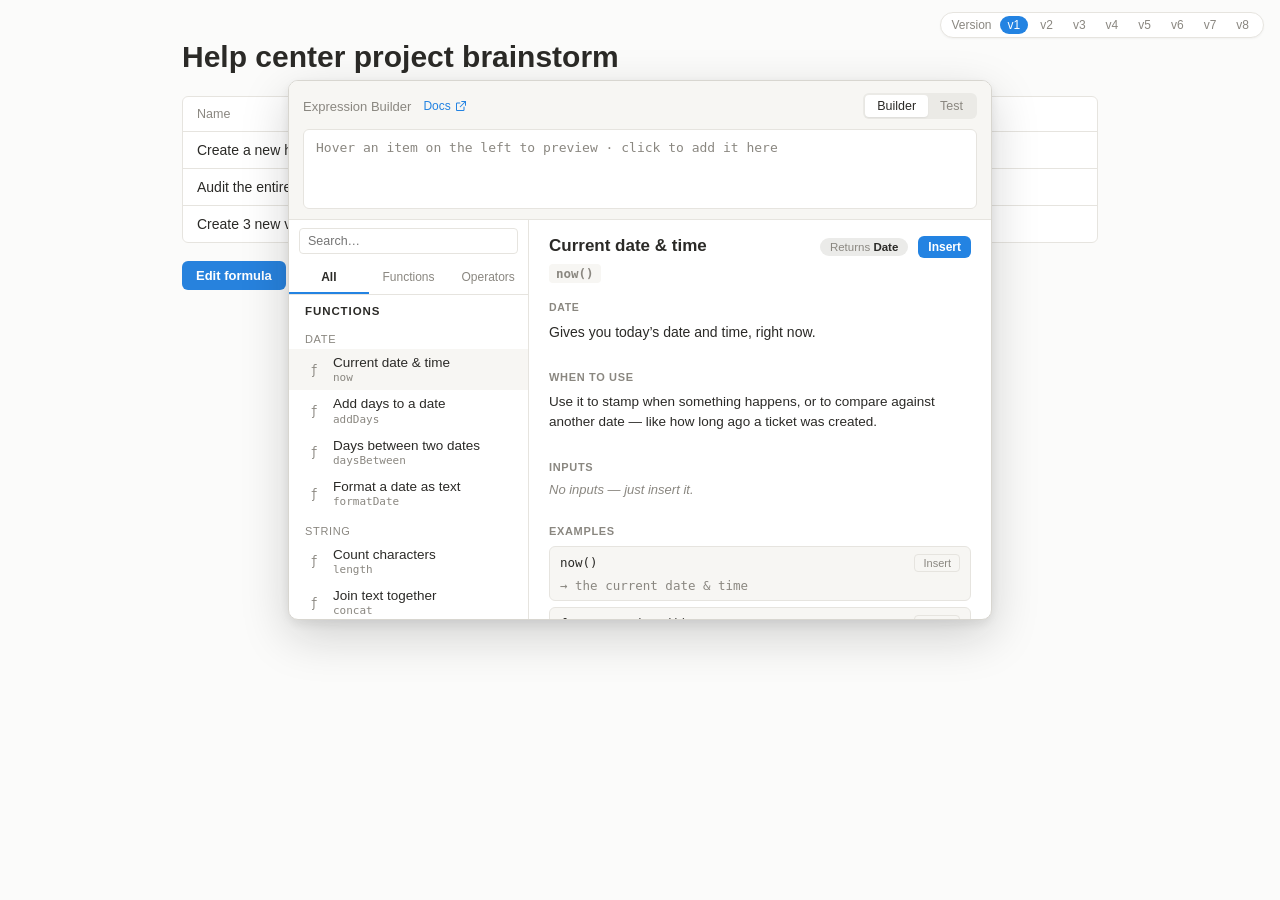
<file: index.html>
<!DOCTYPE html>
<html lang="en">
<head>
  <meta charset="UTF-8" />
  <meta name="viewport" content="width=device-width, initial-scale=1.0" />
  <title>Expression Builder</title>
  <link rel="stylesheet" href="style.css" />
</head>
<body data-version="v1">
  <!-- version switcher -->
  <nav class="version-switch">
    <span class="version-label">Version</span>
    <a href="index.html" class="active">v1</a>
    <a href="v2.html">v2</a>
    <a href="v3.html">v3</a>
    <a href="v4.html">v4</a>
    <a href="v5.html">v5</a>
    <a href="v6.html">v6</a>
    <a href="v7.html">v7</a>
    <a href="v8.html">v8</a>
  </nav>

  <!-- faint host page behind the popover -->
  <div class="host">
    <h1>Help center project brainstorm</h1>
    <div class="host-table">
      <div class="host-row head"><span>Name</span><span># Reach</span><span># Impact</span><span># Confidence</span><span># Effort</span></div>
      <div class="host-row"><span>Create a new home page</span><span>2</span><span>2</span><span>3</span><span>2</span></div>
      <div class="host-row"><span>Audit the entire help center</span><span>3</span><span>2</span><span>2</span><span>1</span></div>
      <div class="host-row"><span>Create 3 new videos</span><span>1</span><span>3</span><span>2</span><span>3</span></div>
    </div>
    <button id="open-popover" class="primary-btn open-btn">Edit formula</button>
  </div>

  <!-- popover -->
  <div class="popover" id="popover">
    <header class="pop-header">
      <div class="pop-title-row">
        <div class="pop-title">
          Expression Builder
          <a class="pop-doc" href="#" target="_blank" rel="noopener noreferrer" title="Open documentation in new tab">
            Docs
            <svg class="pop-doc-icon" viewBox="0 0 16 16" aria-hidden="true">
              <path d="M9 2h5v5" stroke="currentColor" stroke-width="1.4" fill="none" stroke-linecap="round" stroke-linejoin="round"/>
              <path d="M14 2 7 9" stroke="currentColor" stroke-width="1.4" fill="none" stroke-linecap="round"/>
              <path d="M12 9.5V13a1 1 0 0 1-1 1H3a1 1 0 0 1-1-1V5a1 1 0 0 1 1-1h3.5" stroke="currentColor" stroke-width="1.4" fill="none" stroke-linecap="round" stroke-linejoin="round"/>
            </svg>
          </a>
        </div>
        <div class="pop-actions">
          <div class="view-toggle" role="tablist">
            <button class="tab active" data-view="builder" role="tab">Builder</button>
            <button class="tab" data-view="test" role="tab">Test</button>
          </div>
        </div>
      </div>
      <div class="formula-wrap">
        <div id="formula" class="formula" tabindex="0">
          <span class="placeholder">Hover an item on the left to preview · click to add it here</span>
        </div>
        <button id="clear-btn" class="formula-clear" hidden>Clear</button>
      </div>
    </header>

    <!-- Builder view: list + detail -->
    <div class="pop-body view-builder" id="view-builder">
      <aside class="list-pane">
        <div class="list-search">
          <input id="search-input" type="text" placeholder="Search…" autocomplete="off" />
        </div>
        <div class="list-tabs" id="list-tabs">
          <button class="list-tab active" data-tab="All">All</button>
          <button class="list-tab" data-tab="Functions">Functions</button>
          <button class="list-tab" data-tab="Operators">Operators</button>
        </div>
        <div class="list-body" id="list-body"></div>
      </aside>
      <section class="detail-pane" id="detail-pane">
        <div class="detail-empty">Select an item on the left to see details and examples.</div>
      </section>
    </div>

    <!-- Test view: refs left, result right -->
    <div class="pop-body view-test" id="view-test" hidden>
      <div class="test-refs">
        <h4>Reference values</h4>
        <div id="refs-list"></div>
      </div>
      <div class="test-result">
        <div class="block-header">
          <button id="run-btn" class="primary-btn small">Run</button>
        </div>
        <pre id="result-output" class="is-placeholder">Click <strong>Run</strong> to evaluate your expression against the reference values on the left.</pre>
      </div>
    </div>
  </div>

  <!-- Reference picker — must live outside the popover because the popover has a CSS transform,
       which creates a containing block for position:fixed descendants. -->
  <div id="ref-picker" class="ref-picker" hidden>
    <div class="rp-header">
      <button id="rp-back" class="rp-back" hidden>‹</button>
      <span id="rp-breadcrumb" class="rp-breadcrumb">References</span>
    </div>
    <div class="rp-search">
      <input id="rp-search" type="text" placeholder="Search attributes…" autocomplete="off" />
    </div>
    <div id="rp-list" class="rp-list"></div>
  </div>

  <script src="script.js"></script>
</body>
</html>
</file>
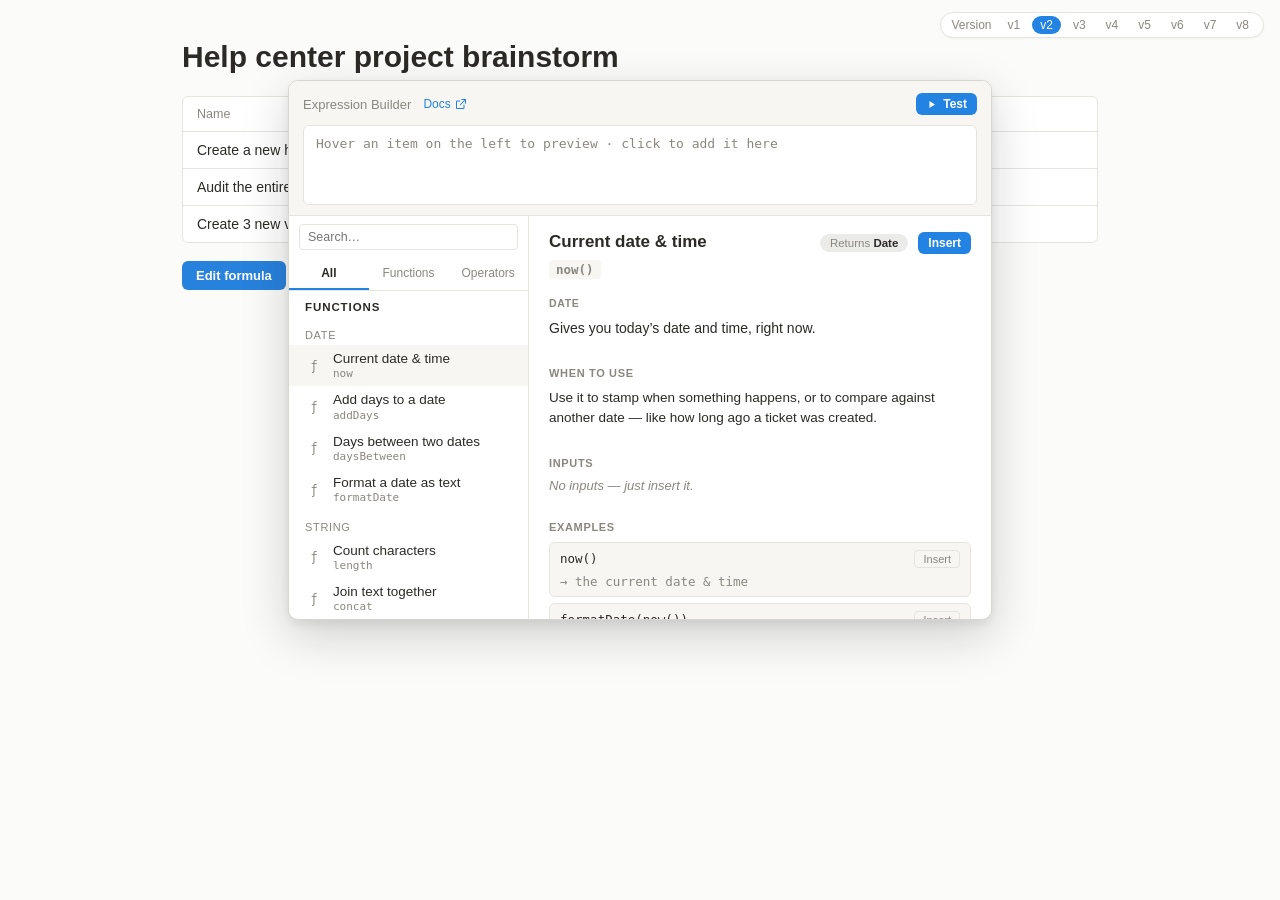
<file: v2.html>
<!DOCTYPE html>
<html lang="en">
<head>
  <meta charset="UTF-8" />
  <meta name="viewport" content="width=device-width, initial-scale=1.0" />
  <title>Expression Builder · v2</title>
  <link rel="stylesheet" href="style.css" />
</head>
<body data-version="v2">
  <!-- version switcher -->
  <nav class="version-switch">
    <span class="version-label">Version</span>
    <a href="index.html">v1</a>
    <a href="v2.html" class="active">v2</a>
    <a href="v3.html">v3</a>
    <a href="v4.html">v4</a>
    <a href="v5.html">v5</a>
    <a href="v6.html">v6</a>
    <a href="v7.html">v7</a>
    <a href="v8.html">v8</a>
  </nav>

  <!-- faint host page behind the popover -->
  <div class="host">
    <h1>Help center project brainstorm</h1>
    <div class="host-table">
      <div class="host-row head"><span>Name</span><span># Reach</span><span># Impact</span><span># Confidence</span><span># Effort</span></div>
      <div class="host-row"><span>Create a new home page</span><span>2</span><span>2</span><span>3</span><span>2</span></div>
      <div class="host-row"><span>Audit the entire help center</span><span>3</span><span>2</span><span>2</span><span>1</span></div>
      <div class="host-row"><span>Create 3 new videos</span><span>1</span><span>3</span><span>2</span><span>3</span></div>
    </div>
    <button id="open-popover" class="primary-btn open-btn">Edit formula</button>
  </div>

  <!-- popover -->
  <div class="popover" id="popover">
    <header class="pop-header">
      <div class="pop-title-row">
        <div class="pop-title">
          Expression Builder
          <a class="pop-doc" href="#" target="_blank" rel="noopener noreferrer" title="Open documentation in new tab">
            Docs
            <svg class="pop-doc-icon" viewBox="0 0 16 16" aria-hidden="true">
              <path d="M9 2h5v5" stroke="currentColor" stroke-width="1.4" fill="none" stroke-linecap="round" stroke-linejoin="round"/>
              <path d="M14 2 7 9" stroke="currentColor" stroke-width="1.4" fill="none" stroke-linecap="round"/>
              <path d="M12 9.5V13a1 1 0 0 1-1 1H3a1 1 0 0 1-1-1V5a1 1 0 0 1 1-1h3.5" stroke="currentColor" stroke-width="1.4" fill="none" stroke-linecap="round" stroke-linejoin="round"/>
            </svg>
          </a>
        </div>
        <div class="pop-actions">
          <button id="test-btn" class="primary-btn small test-btn" title="Open test panel">
            <svg class="test-icon" viewBox="0 0 16 16" aria-hidden="true">
              <path d="M5 3l8 5-8 5V3z" fill="currentColor"/>
            </svg>
            <span>Test</span>
          </button>
          <button id="close-test" class="primary-btn small test-close" title="Close test" hidden>
            <svg class="test-icon" viewBox="0 0 16 16" aria-hidden="true">
              <path d="M4 4l8 8M12 4l-8 8" stroke="currentColor" stroke-width="1.6" stroke-linecap="round" fill="none"/>
            </svg>
            <span>Close test</span>
          </button>
        </div>
      </div>
      <div class="formula-wrap">
        <div id="formula" class="formula" tabindex="0">
          <span class="placeholder">Hover an item on the left to preview · click to add it here</span>
        </div>
        <button id="clear-btn" class="formula-clear" hidden>Clear</button>
      </div>
    </header>

    <!-- Builder view: list + detail -->
    <div class="pop-body view-builder" id="view-builder">
      <aside class="list-pane">
        <div class="list-search">
          <input id="search-input" type="text" placeholder="Search…" autocomplete="off" />
        </div>
        <div class="list-tabs" id="list-tabs">
          <button class="list-tab active" data-tab="All">All</button>
          <button class="list-tab" data-tab="Functions">Functions</button>
          <button class="list-tab" data-tab="Operators">Operators</button>
        </div>
        <div class="list-body" id="list-body"></div>
      </aside>
      <section class="detail-pane" id="detail-pane">
        <div class="detail-empty">Select an item on the left to see details and examples.</div>
      </section>
    </div>

    <!-- Test view: refs left, result right (overlays the builder body when active) -->
    <div class="pop-body view-test" id="view-test" hidden>
      <div class="test-refs">
        <h4>Reference values</h4>
        <div id="refs-list"></div>
      </div>
      <div class="test-result">
        <div class="block-header">
          <button id="run-btn" class="primary-btn small">Run</button>
        </div>
        <pre id="result-output" class="is-placeholder">Click <strong>Run</strong> to evaluate your expression against the reference values on the left.</pre>
      </div>
    </div>
  </div>

  <!-- Reference picker -->
  <div id="ref-picker" class="ref-picker" hidden>
    <div class="rp-header">
      <button id="rp-back" class="rp-back" hidden>‹</button>
      <span id="rp-breadcrumb" class="rp-breadcrumb">References</span>
    </div>
    <div class="rp-search">
      <input id="rp-search" type="text" placeholder="Search attributes…" autocomplete="off" />
    </div>
    <div id="rp-list" class="rp-list"></div>
  </div>

  <script src="script.js"></script>
</body>
</html>
</file>
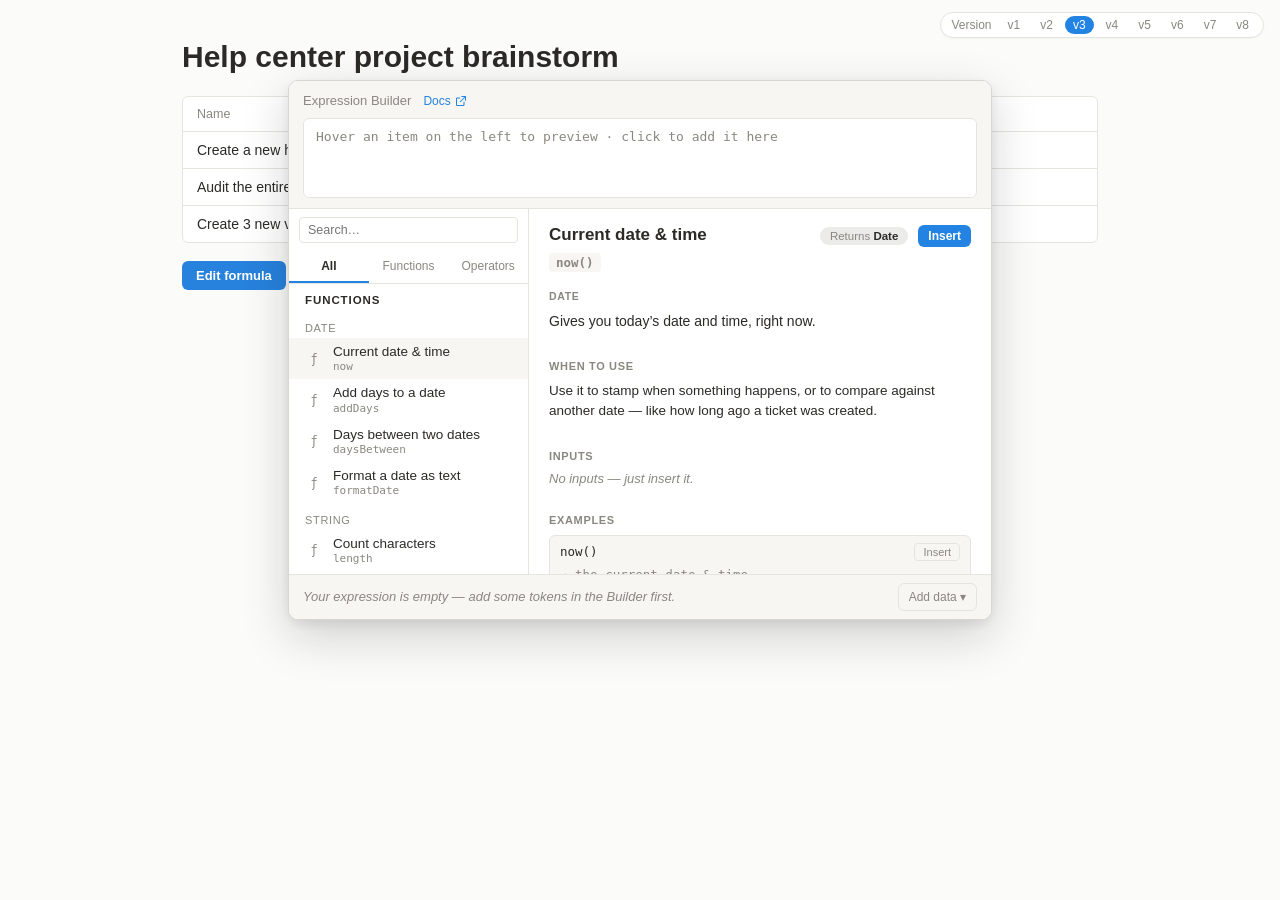
<file: v3.html>
<!DOCTYPE html>
<html lang="en">
<head>
  <meta charset="UTF-8" />
  <meta name="viewport" content="width=device-width, initial-scale=1.0" />
  <title>Expression Builder · v3</title>
  <link rel="stylesheet" href="style.css" />
</head>
<body>
  <nav class="version-switch">
    <span class="version-label">Version</span>
    <a href="index.html">v1</a>
    <a href="v2.html">v2</a>
    <a href="v3.html" class="active">v3</a>
    <a href="v4.html">v4</a>
    <a href="v5.html">v5</a>
    <a href="v6.html">v6</a>
    <a href="v7.html">v7</a>
    <a href="v8.html">v8</a>
  </nav>

  <div class="host">
    <h1>Help center project brainstorm</h1>
    <div class="host-table">
      <div class="host-row head"><span>Name</span><span># Reach</span><span># Impact</span><span># Confidence</span><span># Effort</span></div>
      <div class="host-row"><span>Create a new home page</span><span>2</span><span>2</span><span>3</span><span>2</span></div>
      <div class="host-row"><span>Audit the entire help center</span><span>3</span><span>2</span><span>2</span><span>1</span></div>
      <div class="host-row"><span>Create 3 new videos</span><span>1</span><span>3</span><span>2</span><span>3</span></div>
    </div>
    <button id="open-popover" class="primary-btn open-btn">Edit formula</button>
  </div>

  <div class="popover" id="popover">
    <header class="pop-header">
      <div class="pop-title-row">
        <div class="pop-title">
          Expression Builder
          <a class="pop-doc" href="#" target="_blank" rel="noopener noreferrer" title="Open documentation in new tab">
            Docs
            <svg class="pop-doc-icon" viewBox="0 0 16 16" aria-hidden="true">
              <path d="M9 2h5v5" stroke="currentColor" stroke-width="1.4" fill="none" stroke-linecap="round" stroke-linejoin="round"/>
              <path d="M14 2 7 9" stroke="currentColor" stroke-width="1.4" fill="none" stroke-linecap="round"/>
              <path d="M12 9.5V13a1 1 0 0 1-1 1H3a1 1 0 0 1-1-1V5a1 1 0 0 1 1-1h3.5" stroke="currentColor" stroke-width="1.4" fill="none" stroke-linecap="round" stroke-linejoin="round"/>
            </svg>
          </a>
        </div>
      </div>
      <div class="formula-wrap">
        <div id="formula" class="formula" tabindex="0">
          <span class="placeholder">Hover an item on the left to preview · click to add it here</span>
        </div>
        <button id="clear-btn" class="formula-clear" hidden>Clear</button>
      </div>
    </header>

    <div class="pop-body view-builder" id="view-builder">
      <aside class="list-pane">
        <div class="list-search">
          <input id="search-input" type="text" placeholder="Search…" autocomplete="off" />
        </div>
        <div class="list-tabs" id="list-tabs">
          <button class="list-tab active" data-tab="All">All</button>
          <button class="list-tab" data-tab="Functions">Functions</button>
          <button class="list-tab" data-tab="Operators">Operators</button>
        </div>
        <div class="list-body" id="list-body"></div>
      </aside>
      <section class="detail-pane" id="detail-pane">
        <div class="detail-empty">Select an item on the left to see details and examples.</div>
      </section>
    </div>

    <!-- Always-on live preview strip -->
    <div class="live-preview" id="live-preview">
      <div class="live-refs" id="live-refs" hidden>
        <div class="live-refs-header">
          <h4>Sample data</h4>
          <button id="run-btn" class="primary-btn small">Run</button>
        </div>
        <div id="refs-list"></div>
      </div>
      <div class="live-result-row">
        <pre id="result-output" class="live-result is-placeholder">Build something to see the result here.</pre>
        <button id="live-refs-toggle" class="ghost-btn live-refs-toggle">Add data ▾</button>
      </div>
    </div>
  </div>

  <div id="ref-picker" class="ref-picker" hidden>
    <div class="rp-header">
      <button id="rp-back" class="rp-back" hidden>‹</button>
      <span id="rp-breadcrumb" class="rp-breadcrumb">References</span>
    </div>
    <div class="rp-search">
      <input id="rp-search" type="text" placeholder="Search attributes…" autocomplete="off" />
    </div>
    <div id="rp-list" class="rp-list"></div>
  </div>

  <script src="script.js"></script>
</body>
</html>
</file>
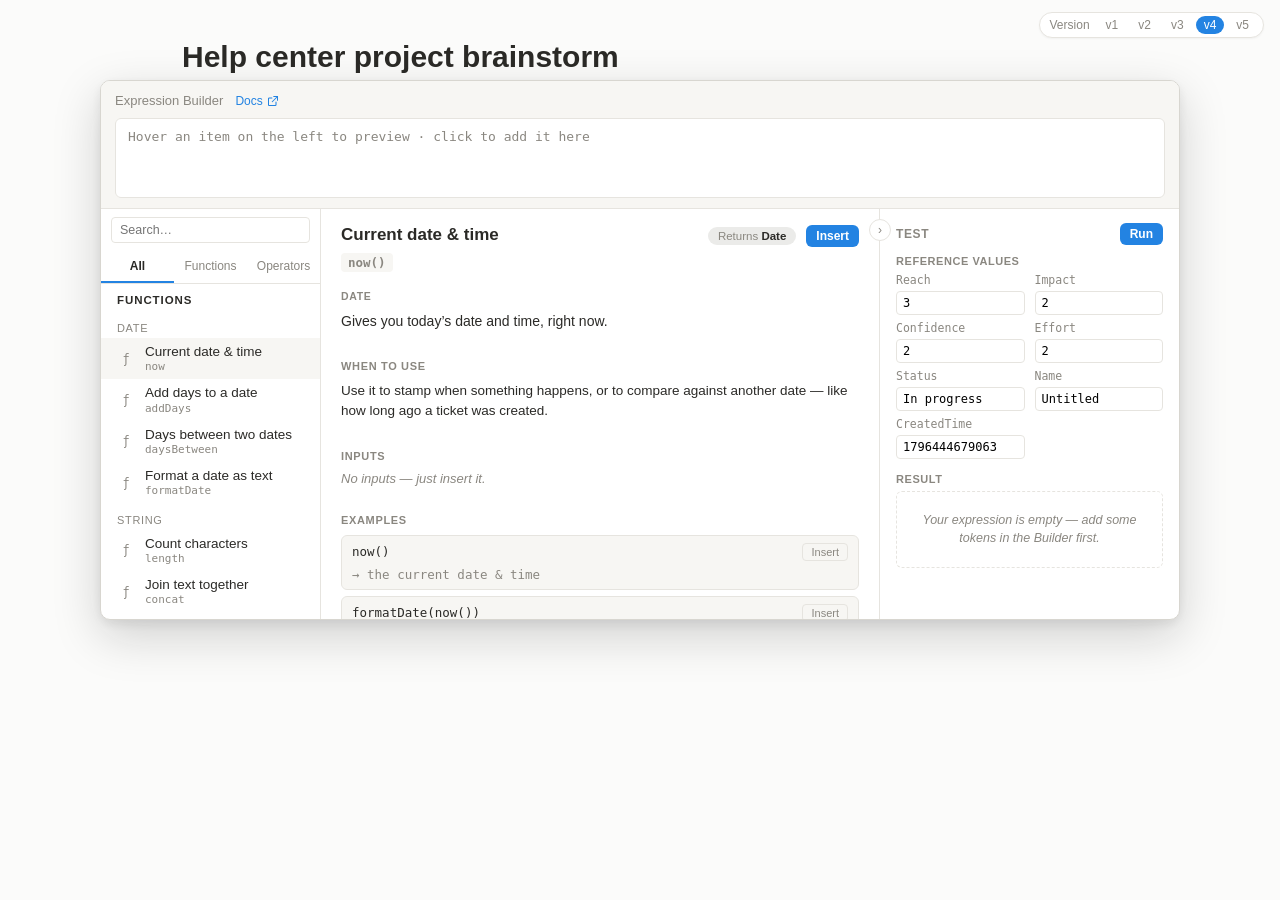
<file: v4.html>
<!DOCTYPE html>
<html lang="en">
<head>
  <meta charset="UTF-8" />
  <meta name="viewport" content="width=device-width, initial-scale=1.0" />
  <title>Expression Builder · v4</title>
  <link rel="stylesheet" href="style.css" />
</head>
<body>
  <nav class="version-switch">
    <span class="version-label">Version</span>
    <a href="index.html">v1</a>
    <a href="v2.html">v2</a>
    <a href="v3.html">v3</a>
    <a href="v4.html" class="active">v4</a>
    <a href="v5.html">v5</a>
  </nav>

  <div class="host">
    <h1>Help center project brainstorm</h1>
    <div class="host-table">
      <div class="host-row head"><span>Name</span><span># Reach</span><span># Impact</span><span># Confidence</span><span># Effort</span></div>
      <div class="host-row"><span>Create a new home page</span><span>2</span><span>2</span><span>3</span><span>2</span></div>
      <div class="host-row"><span>Audit the entire help center</span><span>3</span><span>2</span><span>2</span><span>1</span></div>
      <div class="host-row"><span>Create 3 new videos</span><span>1</span><span>3</span><span>2</span><span>3</span></div>
    </div>
    <button id="open-popover" class="primary-btn open-btn">Edit formula</button>
  </div>

  <div class="popover layout-wide" id="popover">
    <header class="pop-header">
      <div class="pop-title-row">
        <div class="pop-title">
          Expression Builder
          <a class="pop-doc" href="#" target="_blank" rel="noopener noreferrer" title="Open documentation in new tab">
            Docs
            <svg class="pop-doc-icon" viewBox="0 0 16 16" aria-hidden="true">
              <path d="M9 2h5v5" stroke="currentColor" stroke-width="1.4" fill="none" stroke-linecap="round" stroke-linejoin="round"/>
              <path d="M14 2 7 9" stroke="currentColor" stroke-width="1.4" fill="none" stroke-linecap="round"/>
              <path d="M12 9.5V13a1 1 0 0 1-1 1H3a1 1 0 0 1-1-1V5a1 1 0 0 1 1-1h3.5" stroke="currentColor" stroke-width="1.4" fill="none" stroke-linecap="round" stroke-linejoin="round"/>
            </svg>
          </a>
        </div>
      </div>
      <div class="formula-wrap">
        <div id="formula" class="formula" tabindex="0">
          <span class="placeholder">Hover an item on the left to preview · click to add it here</span>
        </div>
        <button id="clear-btn" class="formula-clear" hidden>Clear</button>
      </div>
    </header>

    <!-- Builder + test panel always visible side-by-side -->
    <div class="pop-body view-builder builder-with-test" id="view-builder">
      <aside class="list-pane">
        <div class="list-search">
          <input id="search-input" type="text" placeholder="Search…" autocomplete="off" />
        </div>
        <div class="list-tabs" id="list-tabs">
          <button class="list-tab active" data-tab="All">All</button>
          <button class="list-tab" data-tab="Functions">Functions</button>
          <button class="list-tab" data-tab="Operators">Operators</button>
        </div>
        <div class="list-body" id="list-body"></div>
      </aside>
      <section class="detail-pane" id="detail-pane">
        <div class="detail-empty">Select an item on the left to see details and examples.</div>
      </section>
      <section class="test-panel" id="test-panel">
        <button class="panel-toggle test-panel-toggle" id="test-panel-toggle" title="Collapse test panel">›</button>
        <div class="test-panel-inner">
          <div class="block-header">
            <h4>Test</h4>
            <button id="run-btn" class="primary-btn small">Run</button>
          </div>
          <h5 class="test-subheading">Reference values</h5>
          <div id="refs-list"></div>
          <h5 class="test-subheading">Result</h5>
          <pre id="result-output" class="is-placeholder">Edit values above and click <strong>Run</strong>, or build to see the result here.</pre>
        </div>
      </section>
    </div>
  </div>

  <div id="ref-picker" class="ref-picker" hidden>
    <div class="rp-header">
      <button id="rp-back" class="rp-back" hidden>‹</button>
      <span id="rp-breadcrumb" class="rp-breadcrumb">References</span>
    </div>
    <div class="rp-search">
      <input id="rp-search" type="text" placeholder="Search attributes…" autocomplete="off" />
    </div>
    <div id="rp-list" class="rp-list"></div>
  </div>

  <script src="script.js"></script>
</body>
</html>
</file>
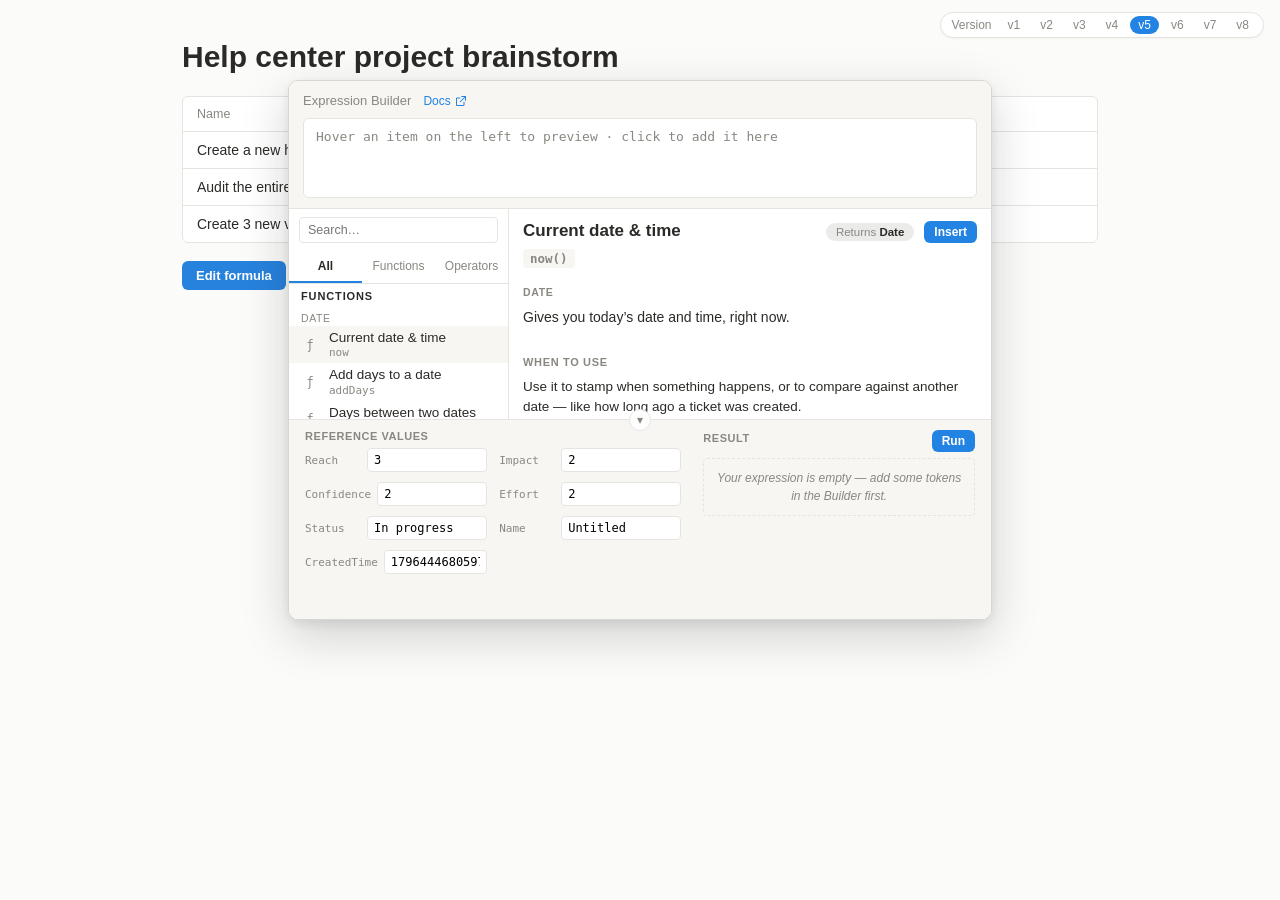
<file: v5.html>
<!DOCTYPE html>
<html lang="en">
<head>
  <meta charset="UTF-8" />
  <meta name="viewport" content="width=device-width, initial-scale=1.0" />
  <title>Expression Builder · v5</title>
  <link rel="stylesheet" href="style.css" />
</head>
<body>
  <nav class="version-switch">
    <span class="version-label">Version</span>
    <a href="index.html">v1</a>
    <a href="v2.html">v2</a>
    <a href="v3.html">v3</a>
    <a href="v4.html">v4</a>
    <a href="v5.html" class="active">v5</a>
    <a href="v6.html">v6</a>
    <a href="v7.html">v7</a>
    <a href="v8.html">v8</a>
  </nav>

  <div class="host">
    <h1>Help center project brainstorm</h1>
    <div class="host-table">
      <div class="host-row head"><span>Name</span><span># Reach</span><span># Impact</span><span># Confidence</span><span># Effort</span></div>
      <div class="host-row"><span>Create a new home page</span><span>2</span><span>2</span><span>3</span><span>2</span></div>
      <div class="host-row"><span>Audit the entire help center</span><span>3</span><span>2</span><span>2</span><span>1</span></div>
      <div class="host-row"><span>Create 3 new videos</span><span>1</span><span>3</span><span>2</span><span>3</span></div>
    </div>
    <button id="open-popover" class="primary-btn open-btn">Edit formula</button>
  </div>

  <div class="popover" id="popover">
    <header class="pop-header">
      <div class="pop-title-row">
        <div class="pop-title">
          Expression Builder
          <a class="pop-doc" href="#" target="_blank" rel="noopener noreferrer" title="Open documentation in new tab">
            Docs
            <svg class="pop-doc-icon" viewBox="0 0 16 16" aria-hidden="true">
              <path d="M9 2h5v5" stroke="currentColor" stroke-width="1.4" fill="none" stroke-linecap="round" stroke-linejoin="round"/>
              <path d="M14 2 7 9" stroke="currentColor" stroke-width="1.4" fill="none" stroke-linecap="round"/>
              <path d="M12 9.5V13a1 1 0 0 1-1 1H3a1 1 0 0 1-1-1V5a1 1 0 0 1 1-1h3.5" stroke="currentColor" stroke-width="1.4" fill="none" stroke-linecap="round" stroke-linejoin="round"/>
            </svg>
          </a>
        </div>
      </div>
      <div class="formula-wrap">
        <div id="formula" class="formula" tabindex="0">
          <span class="placeholder">Hover an item on the left to preview · click to add it here</span>
        </div>
        <button id="clear-btn" class="formula-clear" hidden>Clear</button>
      </div>
    </header>

    <!-- 2-row layout: list+detail above, refs+result test strip below -->
    <div class="pop-body view-builder builder-with-bottom-test compact" id="view-builder">
      <aside class="list-pane">
        <div class="list-search">
          <input id="search-input" type="text" placeholder="Search…" autocomplete="off" />
        </div>
        <div class="list-tabs" id="list-tabs">
          <button class="list-tab active" data-tab="All">All</button>
          <button class="list-tab" data-tab="Functions">Functions</button>
          <button class="list-tab" data-tab="Operators">Operators</button>
        </div>
        <div class="list-body" id="list-body"></div>
      </aside>
      <section class="detail-pane" id="detail-pane">
        <div class="detail-empty">Select an item on the left to see details and examples.</div>
      </section>
      <section class="test-strip">
        <div class="bottom-drag-handle" id="bottom-drag-handle" title="Drag to resize"></div>
        <button class="panel-toggle bottom-toggle" id="bottom-test-toggle" title="Collapse test strip">▾</button>
        <div class="test-strip-inner">
          <div class="test-strip-refs">
            <h4>Reference values</h4>
            <div id="refs-list"></div>
          </div>
          <div class="test-strip-result">
            <div class="block-header">
              <h4>Result</h4>
              <button id="run-btn" class="primary-btn small">Run</button>
            </div>
            <pre id="result-output" class="is-placeholder">Edit values or click <strong>Run</strong> — results update live as you build.</pre>
          </div>
        </div>
      </section>
    </div>
  </div>

  <div id="ref-picker" class="ref-picker" hidden>
    <div class="rp-header">
      <button id="rp-back" class="rp-back" hidden>‹</button>
      <span id="rp-breadcrumb" class="rp-breadcrumb">References</span>
    </div>
    <div class="rp-search">
      <input id="rp-search" type="text" placeholder="Search attributes…" autocomplete="off" />
    </div>
    <div id="rp-list" class="rp-list"></div>
  </div>

  <script src="script.js"></script>
</body>
</html>
</file>
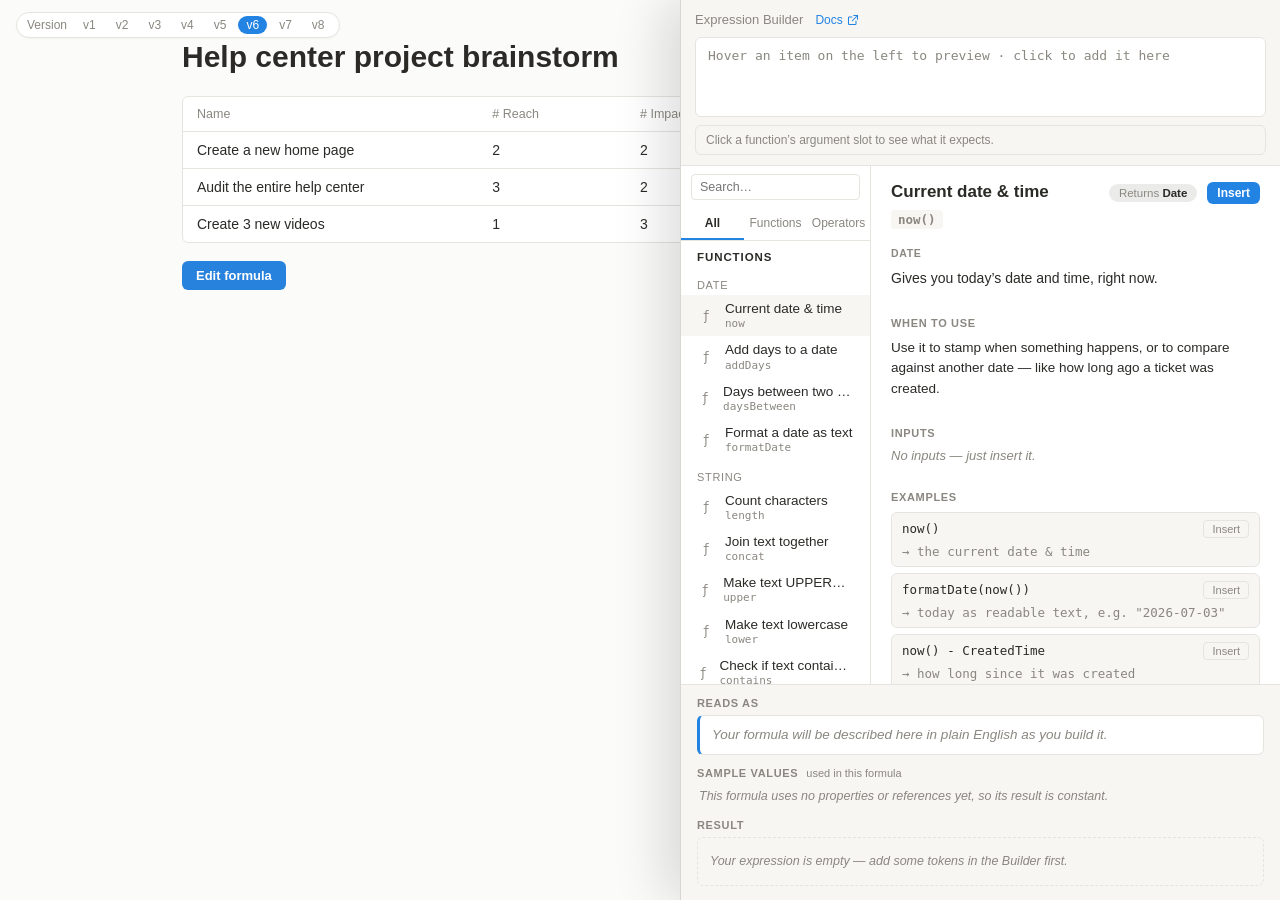
<file: v6.html>
<!DOCTYPE html>
<html lang="en">
<head>
  <meta charset="UTF-8" />
  <meta name="viewport" content="width=device-width, initial-scale=1.0" />
  <title>Expression Builder · v6</title>
  <link rel="stylesheet" href="style.css" />
</head>
<body data-version="v6">
  <nav class="version-switch">
    <span class="version-label">Version</span>
    <a href="index.html">v1</a>
    <a href="v2.html">v2</a>
    <a href="v3.html">v3</a>
    <a href="v4.html">v4</a>
    <a href="v5.html">v5</a>
    <a href="v6.html" class="active">v6</a>
    <a href="v7.html">v7</a>
    <a href="v8.html">v8</a>
  </nav>

  <div class="host">
    <h1>Help center project brainstorm</h1>
    <div class="host-table">
      <div class="host-row head"><span>Name</span><span># Reach</span><span># Impact</span><span># Confidence</span><span># Effort</span></div>
      <div class="host-row"><span>Create a new home page</span><span>2</span><span>2</span><span>3</span><span>2</span></div>
      <div class="host-row"><span>Audit the entire help center</span><span>3</span><span>2</span><span>2</span><span>1</span></div>
      <div class="host-row"><span>Create 3 new videos</span><span>1</span><span>3</span><span>2</span><span>3</span></div>
    </div>
    <button id="open-popover" class="primary-btn open-btn">Edit formula</button>
  </div>

  <!-- v6: full-height right drawer. Same #popover id so shared handlers work; .drawer overrides layout. -->
  <div class="popover drawer" id="popover">
    <header class="pop-header">
      <div class="pop-title-row">
        <div class="pop-title">
          Expression Builder
          <a class="pop-doc" href="#" target="_blank" rel="noopener noreferrer" title="Open documentation in new tab">
            Docs
            <svg class="pop-doc-icon" viewBox="0 0 16 16" aria-hidden="true">
              <path d="M9 2h5v5" stroke="currentColor" stroke-width="1.4" fill="none" stroke-linecap="round" stroke-linejoin="round"/>
              <path d="M14 2 7 9" stroke="currentColor" stroke-width="1.4" fill="none" stroke-linecap="round"/>
              <path d="M12 9.5V13a1 1 0 0 1-1 1H3a1 1 0 0 1-1-1V5a1 1 0 0 1 1-1h3.5" stroke="currentColor" stroke-width="1.4" fill="none" stroke-linecap="round" stroke-linejoin="round"/>
            </svg>
          </a>
        </div>
      </div>
      <div class="formula-wrap">
        <div id="formula" class="formula" tabindex="0">
          <span class="placeholder">Hover an item on the left to preview · click to add it here</span>
        </div>
        <button id="clear-btn" class="formula-clear" hidden>Clear</button>
      </div>
      <!-- Contextual, IDE-style parameter hint for the focused argument -->
      <div id="param-hint" class="param-hint idle">
        <span class="ph-idle">Click a function’s argument slot to see what it expects.</span>
      </div>
    </header>

    <div class="pop-body view-builder builder-console" id="view-builder">
      <aside class="list-pane">
        <div class="list-search">
          <input id="search-input" type="text" placeholder="Search…" autocomplete="off" />
        </div>
        <div class="list-tabs" id="list-tabs">
          <button class="list-tab active" data-tab="All">All</button>
          <button class="list-tab" data-tab="Functions">Functions</button>
          <button class="list-tab" data-tab="Operators">Operators</button>
        </div>
        <div class="list-body" id="list-body"></div>
      </aside>
      <section class="detail-pane" id="detail-pane">
        <div class="detail-empty">Select an item on the left to see details and examples.</div>
      </section>

      <!-- Live console: always-on explanation, auto-derived test inputs, live result -->
      <section class="live-console" id="live-console">
        <div class="lc-block lc-reads">
          <div class="lc-label">Reads as</div>
          <div id="reads-as" class="reads-as">
            <span class="ra-empty">Your formula will be described here in plain English as you build it.</span>
          </div>
        </div>
        <div class="lc-block lc-samples">
          <div class="lc-label">Sample values <span class="lc-sub">used in this formula</span></div>
          <div id="sample-values" class="sample-values"></div>
        </div>
        <div class="lc-block lc-result">
          <div class="lc-label">Result <span id="result-type" class="type-chip" hidden></span></div>
          <pre id="result-output" class="lc-result is-placeholder">Build something on the left to see the live result here.</pre>
          <button id="run-btn" class="primary-btn small" hidden>Run</button>
        </div>
      </section>
    </div>
  </div>

  <div id="ref-picker" class="ref-picker" hidden>
    <div class="rp-header">
      <button id="rp-back" class="rp-back" hidden>‹</button>
      <span id="rp-breadcrumb" class="rp-breadcrumb">References</span>
    </div>
    <div class="rp-search">
      <input id="rp-search" type="text" placeholder="Search attributes…" autocomplete="off" />
    </div>
    <div id="rp-list" class="rp-list"></div>
  </div>

  <script src="script.js"></script>
</body>
</html>
</file>
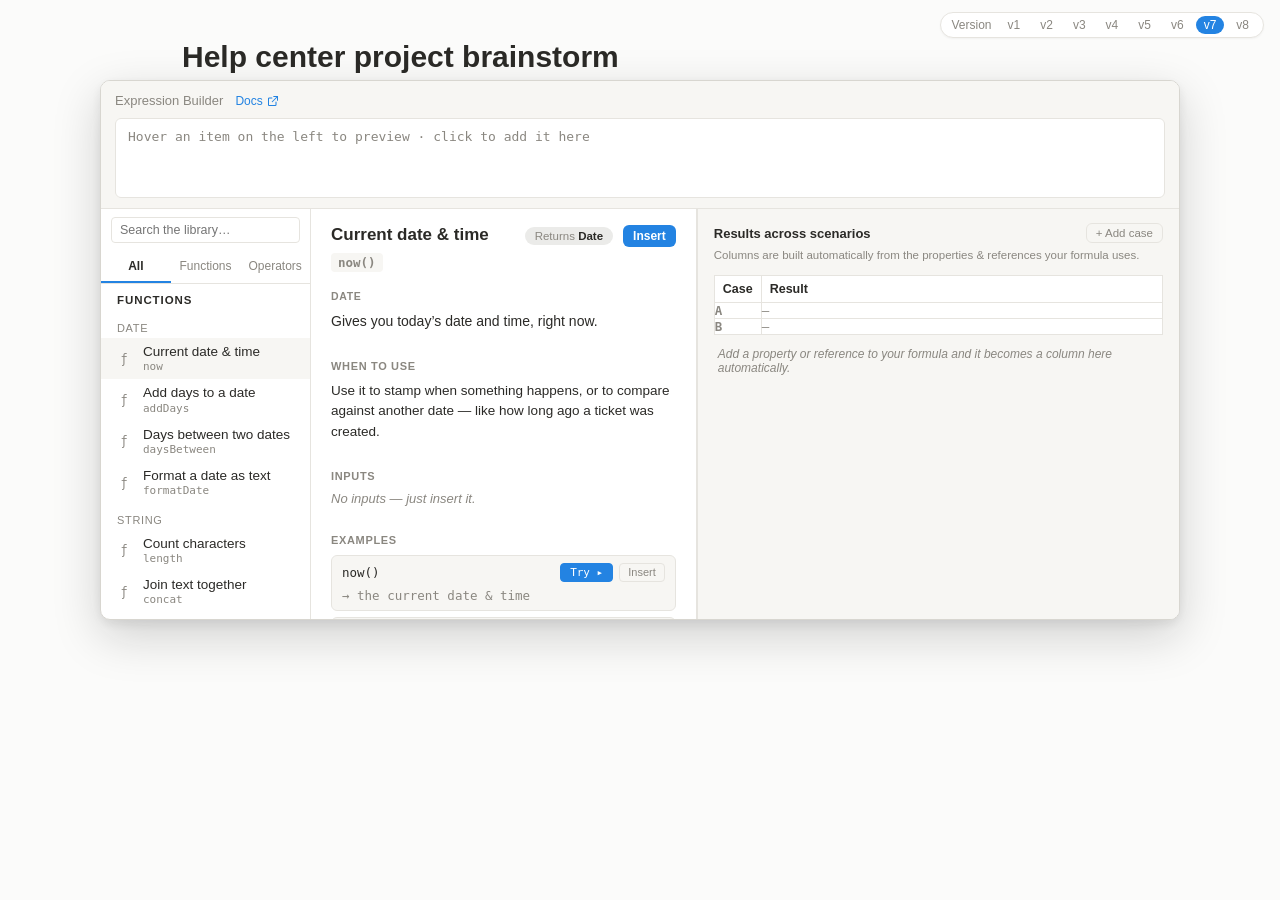
<file: v7.html>
<!DOCTYPE html>
<html lang="en">
<head>
  <meta charset="UTF-8" />
  <meta name="viewport" content="width=device-width, initial-scale=1.0" />
  <title>Expression Builder · v7</title>
  <link rel="stylesheet" href="style.css" />
</head>
<body data-version="v7">
  <nav class="version-switch">
    <span class="version-label">Version</span>
    <a href="index.html">v1</a>
    <a href="v2.html">v2</a>
    <a href="v3.html">v3</a>
    <a href="v4.html">v4</a>
    <a href="v5.html">v5</a>
    <a href="v6.html">v6</a>
    <a href="v7.html" class="active">v7</a>
    <a href="v8.html">v8</a>
  </nav>

  <div class="host">
    <h1>Help center project brainstorm</h1>
    <div class="host-table">
      <div class="host-row head"><span>Name</span><span># Reach</span><span># Impact</span><span># Confidence</span><span># Effort</span></div>
      <div class="host-row"><span>Create a new home page</span><span>2</span><span>2</span><span>3</span><span>2</span></div>
      <div class="host-row"><span>Audit the entire help center</span><span>3</span><span>2</span><span>2</span><span>1</span></div>
      <div class="host-row"><span>Create 3 new videos</span><span>1</span><span>3</span><span>2</span><span>3</span></div>
    </div>
    <button id="open-popover" class="primary-btn open-btn">Edit formula</button>
  </div>

  <!-- v7: wide centered modal. List + rich library card + scenario table. -->
  <div class="popover layout-wide layout-learn" id="popover">
    <header class="pop-header">
      <div class="pop-title-row">
        <div class="pop-title">
          Expression Builder
          <a class="pop-doc" href="#" target="_blank" rel="noopener noreferrer" title="Open documentation in new tab">
            Docs
            <svg class="pop-doc-icon" viewBox="0 0 16 16" aria-hidden="true">
              <path d="M9 2h5v5" stroke="currentColor" stroke-width="1.4" fill="none" stroke-linecap="round" stroke-linejoin="round"/>
              <path d="M14 2 7 9" stroke="currentColor" stroke-width="1.4" fill="none" stroke-linecap="round"/>
              <path d="M12 9.5V13a1 1 0 0 1-1 1H3a1 1 0 0 1-1-1V5a1 1 0 0 1 1-1h3.5" stroke="currentColor" stroke-width="1.4" fill="none" stroke-linecap="round" stroke-linejoin="round"/>
            </svg>
          </a>
        </div>
      </div>
      <div class="formula-wrap">
        <div id="formula" class="formula" tabindex="0">
          <span class="placeholder">Browse the library on the left · click to add it here</span>
        </div>
        <button id="clear-btn" class="formula-clear" hidden>Clear</button>
      </div>
    </header>

    <div class="pop-body view-builder builder-learn" id="view-builder">
      <aside class="list-pane">
        <div class="list-search">
          <input id="search-input" type="text" placeholder="Search the library…" autocomplete="off" />
        </div>
        <div class="list-tabs" id="list-tabs">
          <button class="list-tab active" data-tab="All">All</button>
          <button class="list-tab" data-tab="Functions">Functions</button>
          <button class="list-tab" data-tab="Operators">Operators</button>
        </div>
        <div class="list-body" id="list-body"></div>
      </aside>

      <!-- The "library card": description, signature, and runnable examples -->
      <section class="detail-pane" id="detail-pane">
        <div class="detail-empty">Select an item on the left to learn what it does — then press <strong>Try&nbsp;▸</strong> on an example to see it run.</div>
      </section>

      <!-- Scenario panel: test the whole formula across many cases at once -->
      <section class="scenario-panel" id="scenario-panel">
        <div class="scenario-head">
          <div class="scenario-title">Results across scenarios</div>
          <button id="add-scenario" class="ghost-btn small">+ Add case</button>
        </div>
        <div class="scenario-sub">Columns are built automatically from the properties &amp; references your formula uses.</div>
        <div id="scenario-table" class="scenario-table"></div>
      </section>
    </div>
  </div>

  <div id="ref-picker" class="ref-picker" hidden>
    <div class="rp-header">
      <button id="rp-back" class="rp-back" hidden>‹</button>
      <span id="rp-breadcrumb" class="rp-breadcrumb">References</span>
    </div>
    <div class="rp-search">
      <input id="rp-search" type="text" placeholder="Search attributes…" autocomplete="off" />
    </div>
    <div id="rp-list" class="rp-list"></div>
  </div>

  <script src="script.js"></script>
</body>
</html>
</file>
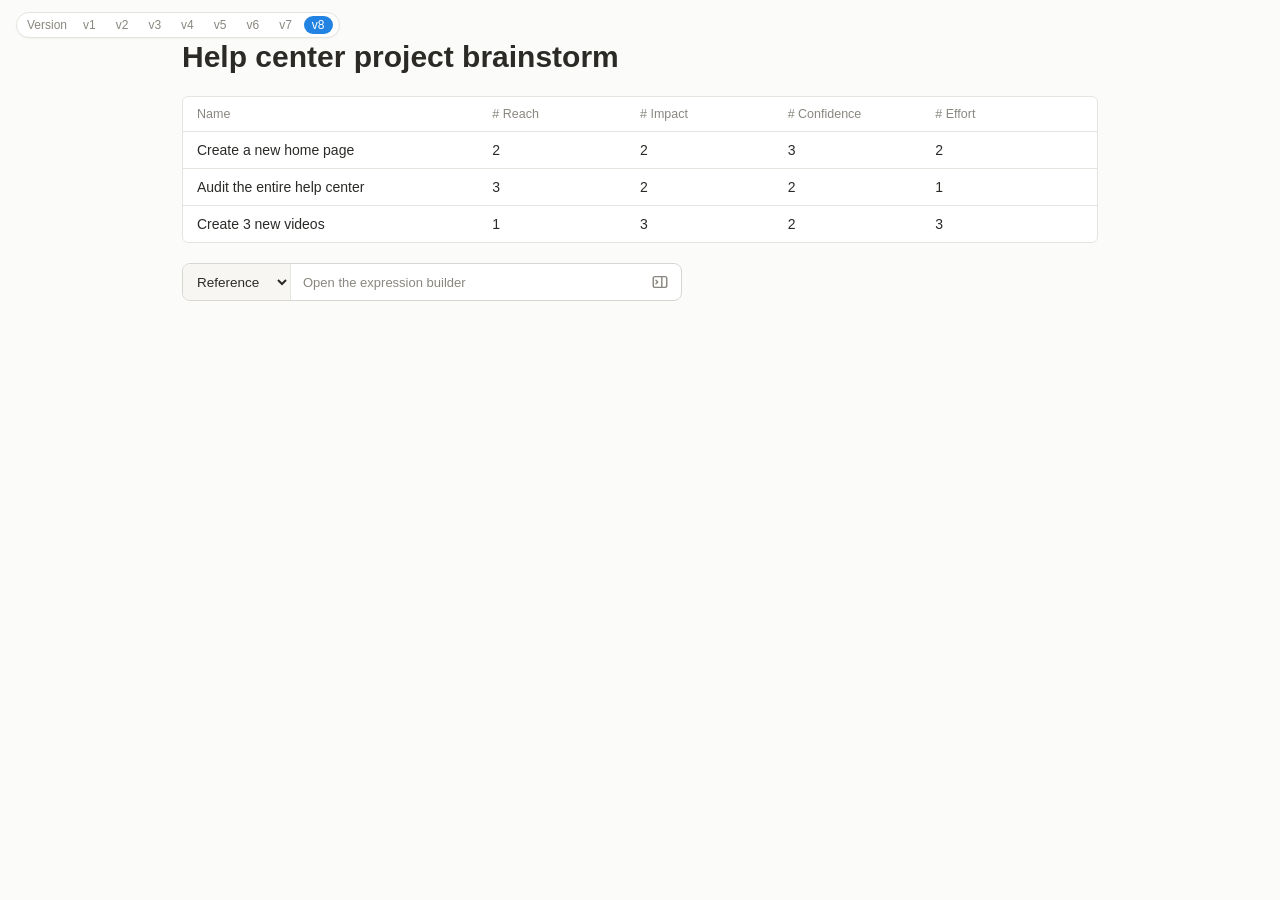
<file: v8.html>
<!DOCTYPE html>
<html lang="en">
<head>
  <meta charset="UTF-8" />
  <meta name="viewport" content="width=device-width, initial-scale=1.0" />
  <title>Expression Builder · v8</title>
  <link rel="stylesheet" href="style.css" />
</head>
<body data-version="v8">
  <nav class="version-switch">
    <span class="version-label">Version</span>
    <a href="index.html">v1</a>
    <a href="v2.html">v2</a>
    <a href="v3.html">v3</a>
    <a href="v4.html">v4</a>
    <a href="v5.html">v5</a>
    <a href="v6.html">v6</a>
    <a href="v7.html">v7</a>
    <a href="v8.html" class="active">v8</a>
  </nav>

  <div class="host">
    <h1>Help center project brainstorm</h1>
    <div class="host-table">
      <div class="host-row head"><span>Name</span><span># Reach</span><span># Impact</span><span># Confidence</span><span># Effort</span></div>
      <div class="host-row"><span>Create a new home page</span><span>2</span><span>2</span><span>3</span><span>2</span></div>
      <div class="host-row"><span>Audit the entire help center</span><span>3</span><span>2</span><span>2</span><span>1</span></div>
      <div class="host-row"><span>Create 3 new videos</span><span>1</span><span>3</span><span>2</span><span>3</span></div>
    </div>
    <div class="expr-field">
      <div class="ef-type">
        <select id="ef-type-select" class="ef-type-select" aria-label="Value type">
          <option value="reference">Reference</option>
          <option value="expression">Expression</option>
          <option value="constant">Constant</option>
        </select>
      </div>
      <button type="button" id="open-popover" class="ef-open" title="Open the expression builder">
        <span id="ef-value" class="ef-value is-empty">Open the expression builder</span>
        <svg class="ef-icon" viewBox="0 0 20 20" width="18" height="18" fill="none" stroke="currentColor" stroke-width="1.6" stroke-linecap="round" stroke-linejoin="round" aria-hidden="true">
          <rect x="2.5" y="4" width="15" height="12" rx="2"/>
          <line x1="12" y1="4" x2="12" y2="16"/>
          <path d="M5.5 8l2 2-2 2"/>
        </svg>
      </button>
    </div>
  </div>

  <!-- v8: wide right drawer. Top bar (heading + close) · two full-height columns
       (builder left, live test console right) · footer actions. -->
  <div class="popover drawer drawer-side" id="popover" hidden>
    <div class="drawer-resize" id="drawer-resize" title="Drag to resize the drawer"></div>

    <div class="drawer-topbar">
      <div class="dt-left">
        <h2 class="dt-title">Expression Builder</h2>
        <a class="pop-doc" href="#" target="_blank" rel="noopener noreferrer" title="Open documentation in new tab">
          Docs
          <svg class="pop-doc-icon" viewBox="0 0 16 16" aria-hidden="true">
            <path d="M9 2h5v5" stroke="currentColor" stroke-width="1.4" fill="none" stroke-linecap="round" stroke-linejoin="round"/>
            <path d="M14 2 7 9" stroke="currentColor" stroke-width="1.4" fill="none" stroke-linecap="round"/>
            <path d="M12 9.5V13a1 1 0 0 1-1 1H3a1 1 0 0 1-1-1V5a1 1 0 0 1 1-1h3.5" stroke="currentColor" stroke-width="1.4" fill="none" stroke-linecap="round" stroke-linejoin="round"/>
          </svg>
        </a>
      </div>
      <div class="dt-right">
        <button id="test-mode-toggle" class="test-toggle" aria-label="Toggle test mode">
          <span class="tm-switch"><span class="tm-knob"></span></span>
          <span class="tm-text">Test mode</span>
          <span class="tm-state">On</span>
        </button>
        <button class="dt-close" id="close-popover" title="Close" aria-label="Close">
          <svg viewBox="0 0 16 16" aria-hidden="true" width="15" height="15">
            <path d="M4 4l8 8M12 4l-8 8" stroke="currentColor" stroke-width="1.6" stroke-linecap="round"/>
          </svg>
        </button>
      </div>
    </div>

    <div class="drawer-cols">
      <div class="builder-main">
        <div class="formula-header">
          <div class="formula-wrap">
            <div id="formula" class="formula" tabindex="0">
              <span class="placeholder">Hover an item on the left to preview · click to add it here</span>
            </div>
            <div class="formula-toolbar">
              <div class="ft-left">
                <button type="button" id="add-ref-btn" class="ft-btn ft-addref"><span class="ft-at">@</span> Add reference</button>
                <span class="ft-sep"></span>
                <button type="button" id="undo-btn" class="icon-btn ft-icon" title="Undo" disabled>
                  <svg viewBox="0 0 16 16" width="14" height="14" aria-hidden="true"><path d="M6 4L3 7l3 3M3 7h6a4 4 0 0 1 0 8H7" fill="none" stroke="currentColor" stroke-width="1.4" stroke-linecap="round" stroke-linejoin="round"/></svg>
                </button>
                <button type="button" id="redo-btn" class="icon-btn ft-icon" title="Redo" disabled>
                  <svg viewBox="0 0 16 16" width="14" height="14" aria-hidden="true"><path d="M10 4l3 3-3 3M13 7H7a4 4 0 0 0 0 8h2" fill="none" stroke="currentColor" stroke-width="1.4" stroke-linecap="round" stroke-linejoin="round"/></svg>
                </button>
              </div>
              <div class="ft-right">
                <button id="clear-btn" class="ft-btn ft-clear" hidden>Clear</button>
              </div>
            </div>
          </div>
        </div>

        <div class="pop-body view-builder builder-two-col" id="view-builder">
          <aside class="list-pane">
            <div class="list-search">
              <input id="search-input" type="text" placeholder="Search…" autocomplete="off" />
            </div>
            <div class="list-tabs" id="list-tabs">
              <button class="list-tab active" data-tab="All">All</button>
              <button class="list-tab" data-tab="Functions">Functions</button>
              <button class="list-tab" data-tab="Operators">Operators</button>
            </div>
            <div class="list-body" id="list-body"></div>
          </aside>
          <section class="detail-pane" id="detail-pane">
            <div class="detail-empty">Select an item on the left to see details and examples.</div>
          </section>
        </div>
      </div>

      <div class="col-resize" id="col-resize" title="Drag to resize the test panel"></div>

      <!-- Test console: result at the top, sample values in the middle, Run test at the bottom -->
      <section class="console-side" id="live-console">
        <div class="cs-section cs-outputtype">
          <div class="ot-field">
            <label for="output-type">Output Type <span class="req">*</span></label>
            <select id="output-type" class="output-type-select">
              <option value="any">Any</option>
              <option value="string" selected>String</option>
              <option value="number">Number</option>
              <option value="boolean">Boolean</option>
              <option value="date">Date</option>
            </select>
          </div>
          <div id="output-type-hint" class="output-hint"></div>
        </div>

        <div class="cs-section cs-result">
          <div class="lc-label">Result <span id="result-type" class="type-chip" hidden></span></div>
          <pre id="result-output" class="lc-result is-placeholder">Build something on the left to see the result here.</pre>
          <div id="result-check" class="result-check" hidden></div>
        </div>

        <div class="cs-section cs-samples">
          <div class="lc-label">Sample values <span class="lc-sub">used in this formula</span></div>
          <div id="sample-values" class="sample-values"></div>
        </div>

        <div class="cs-run">
          <button id="run-test" class="run-test-btn">Run test</button>
        </div>
      </section>
    </div>

    <footer class="drawer-footer">
      <button id="reset-btn" class="ghost-btn">Reset</button>
      <div class="df-right">
        <button id="cancel-btn" class="ghost-btn">Cancel</button>
        <button id="save-btn" class="primary-btn">Save</button>
      </div>
    </footer>
  </div>

  <div id="ref-picker" class="ref-picker" hidden>
    <div class="rp-header">
      <button id="rp-back" class="rp-back" hidden>‹</button>
      <span id="rp-breadcrumb" class="rp-breadcrumb">References</span>
    </div>
    <div class="rp-search">
      <input id="rp-search" type="text" placeholder="Search attributes…" autocomplete="off" />
    </div>
    <div id="rp-list" class="rp-list"></div>
  </div>

  <script src="script.js"></script>
</body>
</html>
</file>
<file: style.css>
:root {
  --bg: #ffffff;
  --bg-soft: #f7f6f3;
  --bg-host: #fbfbfa;
  --border: #e6e4df;
  --border-strong: #d8d6d0;
  --text: #2b2a27;
  --text-dim: #8a8780;
  --accent: #2383e2;
  --accent-hover: #1a73c9;
  --chip-bg: #ebebe9;
  --chip-text: #2b2a27;
  --op-color: #b45a00;
  --str-color: #2f8a3b;
  --num-color: #8a4ad6;
  --fn-color: #2383e2;
  --shadow: 0 16px 48px rgba(15, 15, 15, 0.18), 0 4px 12px rgba(15, 15, 15, 0.08);
  --mono: ui-monospace, SFMono-Regular, "SF Mono", Menlo, Consolas, monospace;
}

* { box-sizing: border-box; }

html, body {
  margin: 0;
  padding: 0;
  height: 100%;
  font-family: -apple-system, BlinkMacSystemFont, "Segoe UI", Helvetica, Arial, sans-serif;
  color: var(--text);
  background: var(--bg-host);
  font-size: 14px;
}

/* ---------------- Version switcher ---------------- */
.version-switch {
  position: fixed;
  top: 12px;
  right: 16px;
  z-index: 50;
  display: inline-flex;
  align-items: center;
  gap: 4px;
  background: var(--bg);
  border: 1px solid var(--border);
  border-radius: 999px;
  padding: 3px 6px 3px 10px;
  font-size: 12px;
  box-shadow: 0 1px 2px rgba(0,0,0,0.04);
}
.version-switch .version-label {
  color: var(--text-dim);
  margin-right: 4px;
}
.version-switch a {
  text-decoration: none;
  color: var(--text-dim);
  padding: 2px 8px;
  border-radius: 999px;
}
.version-switch a:hover { color: var(--text); }
.version-switch a.active {
  background: var(--accent);
  color: white;
}
/* Right-edge drawer versions (v6, v8): move the switcher to the left so it
   doesn't overlap the full-height drawer pinned to the right. */
body[data-version="v6"] .version-switch,
body[data-version="v8"] .version-switch {
  right: auto;
  left: 16px;
}

/* ---------------- v2-specific: Test button + close ---------------- */
.test-btn {
  display: inline-flex;
  align-items: center;
  gap: 6px;
}
.test-icon {
  width: 11px;
  height: 11px;
}
.test-close {
  display: inline-flex;
  align-items: center;
  gap: 6px;
}
.test-btn[hidden],
.test-close[hidden] { display: none; }

/* ---------------- v3: Live preview strip ---------------- */
.live-preview {
  border-top: 1px solid var(--border);
  background: var(--bg-soft);
  padding: 8px 14px;
}
.live-refs {
  padding: 6px 0 10px;
  margin-bottom: 8px;
  border-bottom: 1px solid var(--border);
}
.live-refs[hidden] { display: none; }
.live-refs-header {
  display: flex;
  align-items: center;
  justify-content: space-between;
  margin-bottom: 8px;
}
.live-refs-header h4 {
  margin: 0;
  font-size: 11px;
  color: var(--text-dim);
  text-transform: uppercase;
  letter-spacing: 0.05em;
}
.live-refs #refs-list {
  display: flex;
  flex-wrap: wrap;
  gap: 8px 14px;
}
.live-refs .ref-row {
  flex: 0 0 auto;
  min-width: 120px;
  margin-bottom: 0;
}
.live-refs .ref-row input { max-width: 140px; }

.live-result-row {
  display: flex;
  align-items: center;
  gap: 10px;
}
/* Override the global #result-output.is-placeholder (ID specificity) for v3 */
.live-preview #result-output {
  flex: 1;
  margin: 0;
  background: transparent;
  border: 0;
  padding: 4px 0;
  font-family: var(--mono);
  font-size: 13px;
  min-height: 0;
  white-space: pre-wrap;
  word-break: break-word;
  color: var(--text);
  text-align: left;
}
.live-preview #result-output.is-placeholder {
  background: transparent;
  border: 0;
  color: var(--text-dim);
  font-style: italic;
  padding: 4px 0;
  text-align: left;
  font-family: inherit;
}
.live-preview #result-output.error {
  color: #c0392b;
  background: transparent;
  border: 0;
}
.live-refs-toggle {
  font-size: 12px;
  padding: 3px 10px;
}

/* Wider popover for 3-column layouts (v4) */
.popover.layout-wide {
  width: min(1080px, 95vw);
}

/* ---------------- v4: Builder + test side-by-side ---------------- */
.pop-body.view-builder.builder-with-test {
  grid-template-columns: 220px 1fr 300px;
}
.pop-body.view-builder.builder-with-test.list-collapsed {
  grid-template-columns: 36px 1fr 300px;
}
.pop-body.view-builder.builder-with-test.test-collapsed {
  grid-template-columns: 220px 1fr 36px;
}
.pop-body.view-builder.builder-with-test.list-collapsed.test-collapsed {
  grid-template-columns: 36px 1fr 36px;
}

.test-panel {
  border-left: 1px solid var(--border);
  position: relative;
  min-width: 0;
  display: flex;
  flex-direction: column;
}
.test-panel-inner {
  flex: 1;
  min-height: 0;
  padding: 14px 16px;
  overflow-y: auto;
  overflow-x: hidden;
}
.test-panel .block-header {
  display: flex;
  align-items: center;
  justify-content: space-between;
  margin-bottom: 10px;
}
.test-panel h4 {
  margin: 0;
  font-size: 12px;
  color: var(--text-dim);
  text-transform: uppercase;
  letter-spacing: 0.05em;
}
.test-subheading {
  margin: 14px 0 6px;
  font-size: 11px;
  color: var(--text-dim);
  text-transform: uppercase;
  letter-spacing: 0.05em;
  font-weight: 600;
}
.test-subheading:first-of-type { margin-top: 4px; }
.test-panel #refs-list {
  display: grid;
  grid-template-columns: 1fr 1fr;
  gap: 6px 10px;
  margin-bottom: 6px;
}
.test-panel .ref-row { margin-bottom: 0; }
.test-panel .ref-row input { padding: 4px 6px; font-size: 12px; }
.test-panel #result-output {
  margin: 0;
  background: var(--bg-soft);
  border: 1px solid var(--border);
  border-radius: 6px;
  padding: 10px;
  font-family: var(--mono);
  font-size: 12.5px;
  white-space: pre-wrap;
  word-break: break-word;
  min-height: 60px;
}
.test-panel #result-output.is-placeholder {
  background: transparent;
  border: 1px dashed var(--border);
  color: var(--text-dim);
  font-style: italic;
  text-align: center;
  white-space: normal;
  padding: 20px 12px;
  line-height: 1.4;
}
.test-panel #result-output.error {
  color: #c0392b;
  background: #fff4f3;
  border-color: #f3c0c0;
}

/* Collapse toggles */
.panel-toggle {
  position: absolute;
  top: 10px;
  width: 22px;
  height: 22px;
  border-radius: 50%;
  border: 1px solid var(--border);
  background: var(--bg);
  color: var(--text-dim);
  cursor: pointer;
  font-size: 12px;
  line-height: 1;
  display: flex;
  align-items: center;
  justify-content: center;
  z-index: 3;
}
.panel-toggle:hover { color: var(--text); border-color: var(--text-dim); }
.list-pane-toggle { right: -11px; }
.test-panel-toggle { left: -11px; }

.list-collapsed .list-pane .list-search,
.list-collapsed .list-pane .list-tabs,
.list-collapsed .list-pane .list-body { display: none; }
.list-collapsed .list-pane::after {
  content: 'Items';
  writing-mode: vertical-rl;
  text-orientation: mixed;
  display: block;
  text-align: center;
  font-size: 11px;
  color: var(--text-dim);
  text-transform: uppercase;
  letter-spacing: 0.06em;
  padding-top: 36px;
}

.test-collapsed .test-panel-inner { display: none; }
/* When collapsed: rotated 'Test' label sits at top-center of the panel,
   positioned just below the chevron handle (which stays in the same
   top-left spot it occupies when expanded). */
.test-collapsed .test-panel::after {
  content: 'Test';
  position: absolute;
  top: 40px;
  left: 50%;
  transform: translateX(-50%);
  writing-mode: vertical-rl;
  text-orientation: mixed;
  font-size: 11px;
  font-weight: 600;
  color: var(--text-dim);
  text-transform: uppercase;
  letter-spacing: 0.06em;
}

/* ---------------- v5: Builder + test stacked (test at the bottom) ---------------- */
.pop-body.view-builder.builder-with-bottom-test {
  display: grid;
  grid-template-columns: 220px 1fr;
  /* minmax(0, 1fr) — bare `1fr` is `minmax(auto, 1fr)` and the auto minimum
     refuses to shrink below the row's content min-size. */
  grid-template-rows: minmax(0, 1fr) var(--test-strip-height, 200px);
  grid-template-areas:
    "list   detail"
    "test   test";
}
.builder-with-bottom-test .list-pane { grid-area: list; }
.builder-with-bottom-test .detail-pane { grid-area: detail; }
.builder-with-bottom-test .test-strip {
  grid-area: test;
  position: relative;
  border-top: 1px solid var(--border);
  background: var(--bg-soft);
  overflow: visible;
  min-height: 0;
}
.builder-with-bottom-test .test-strip-inner {
  height: 100%;
  padding: 10px 16px;
  display: grid;
  grid-template-columns: 1.4fr 1fr;
  gap: 18px;
  overflow: hidden;
  min-height: 0;
  box-sizing: border-box;
}

/* Top-edge chevron handle for the bottom test strip */
.bottom-toggle {
  top: -11px;
  left: 50%;
  transform: translateX(-50%);
  z-index: 30;
}
/* Allow the chevron to stick above the pop-body's top boundary
   (it sits at top: -11px of the test strip). */
.pop-body.builder-with-bottom-test { overflow: visible; }

/* Draggable resize handle along the top edge of the test strip.
   High z-index so it stays grabbable even when the test strip is
   dragged all the way up over the (hidden) builder area. */
.bottom-drag-handle {
  position: absolute;
  top: 0;
  left: 0;
  right: 0;
  height: 6px;
  cursor: ns-resize;
  z-index: 20;
  background: transparent;
  transition: background 0.15s;
}
.bottom-drag-handle:hover { background: rgba(35,131,226,0.18); }
.bottom-drag-handle.is-dragging { background: rgba(35,131,226,0.32); }
.bottom-test-collapsed .bottom-drag-handle { display: none; }

/* Collapsed state: test row becomes a thin bar with just the toggle + label */
.pop-body.bottom-test-collapsed.builder-with-bottom-test {
  grid-template-rows: 1fr 36px;
}
.bottom-test-collapsed .test-strip-inner { display: none; }
.bottom-test-collapsed .test-strip::after {
  content: 'Test';
  display: block;
  text-align: center;
  font-size: 10px;
  font-weight: 600;
  color: var(--text-dim);
  text-transform: uppercase;
  letter-spacing: 0.08em;
  line-height: 36px;
}
.test-strip-refs,
.test-strip-result {
  min-height: 0;
  display: flex;
  flex-direction: column;
}
.test-strip-refs #refs-list {
  flex: 1;
  min-height: 0;
  overflow-y: auto;
  display: grid;
  grid-template-columns: 1fr 1fr;
  grid-auto-rows: min-content;
  align-content: start;
  gap: 4px 12px;
  padding-right: 4px;
}
.test-strip h4 {
  margin: 0 0 6px;
  font-size: 11px;
  color: var(--text-dim);
  text-transform: uppercase;
  letter-spacing: 0.05em;
}
.test-strip-refs .ref-row {
  display: flex;
  flex-direction: row;
  align-items: center;
  gap: 6px;
  margin-bottom: 0;
}
.test-strip-refs .ref-row label {
  font-size: 11px;
  min-width: 56px;
}
.test-strip-refs .ref-row input {
  flex: 1;
  min-width: 0;
  padding: 2px 6px;
  font-size: 11px;
}
.test-strip-result .block-header {
  display: flex;
  justify-content: space-between;
  align-items: center;
  margin-bottom: 6px;
}
.test-strip-result #result-output {
  margin: 0;
  background: var(--bg);
  border: 1px solid var(--border);
  border-radius: 4px;
  padding: 8px 10px;
  font-family: var(--mono);
  font-size: 12px;
  min-height: 40px;
  white-space: pre-wrap;
  word-break: break-word;
}
.test-strip-result #result-output.is-placeholder {
  background: transparent;
  border: 1px dashed var(--border);
  color: var(--text-dim);
  font-style: italic;
  text-align: center;
  padding: 10px 8px;
}
.test-strip-result #result-output.error {
  color: #c0392b;
  background: #fff4f3;
  border-color: #f3c0c0;
}

/* ---------------- v5: Compact density ---------------- */
.compact .list-item { padding: 4px 12px; font-size: 12.5px; }
.compact .list-group-title { padding: 6px 12px 2px; font-size: 10.5px; }
.compact .list-category-title { padding: 6px 12px 4px; font-size: 11px; }
.compact .detail-pane { padding: 12px 14px; }
.compact .detail-pane h2 { font-size: 14px; }
.compact .test-panel { padding: 10px 12px; }
.compact .test-panel #refs-list { margin-bottom: 10px; }
.compact .ref-row { margin-bottom: 6px; }
.compact .ref-row input { padding: 4px 6px; font-size: 12px; }
.compact .example { padding: 5px 8px; margin-bottom: 4px; font-size: 12px; }

/* ---------------- Host (faint background page) ---------------- */
.host {
  max-width: 980px;
  margin: 0 auto;
  padding: 40px 32px;
  filter: saturate(0.95);
}
.host h1 {
  font-size: 30px;
  margin: 0 0 22px;
  font-weight: 700;
}
.host-table {
  border: 1px solid var(--border);
  border-radius: 6px;
  overflow: hidden;
  background: var(--bg);
}
.host-row {
  display: grid;
  grid-template-columns: 2fr 1fr 1fr 1fr 1fr;
  padding: 10px 14px;
  border-bottom: 1px solid var(--border);
  color: var(--text);
}
.host-row:last-child { border-bottom: 0; }
.host-row.head { color: var(--text-dim); font-size: 12.5px; }
.host-row span:first-child { font-weight: 500; }

.open-btn { margin-top: 18px; }

/* ---------------- Popover ---------------- */
.popover {
  position: fixed;
  top: 80px;
  left: 50%;
  transform: translateX(-50%);
  width: min(704px, calc((100vw - 32px) * 0.8));
  height: 60vh;
  max-height: calc(100vh - 120px);
  background: var(--bg);
  border: 1px solid var(--border-strong);
  border-radius: 10px;
  box-shadow: var(--shadow);
  display: flex;
  flex-direction: column;
  overflow: hidden;
  z-index: 10;
}
.popover[hidden] { display: none; }

/* Header */
.pop-header {
  padding: 12px 14px 10px;
  border-bottom: 1px solid var(--border);
  background: var(--bg-soft);
}
.pop-title-row {
  display: flex;
  align-items: center;
  justify-content: space-between;
  margin-bottom: 10px;
}
.pop-title {
  font-size: 13px;
  color: var(--text-dim);
  display: flex;
  align-items: center;
  gap: 6px;
}
.pop-doc {
  display: inline-flex;
  align-items: center;
  gap: 4px;
  margin-left: 6px;
  font-size: 12px;
  color: var(--accent);
  text-decoration: none;
  font-weight: 500;
}
.pop-doc:hover { text-decoration: underline; }
.pop-doc-icon {
  width: 12px;
  height: 12px;
}

.pop-actions { display: flex; align-items: center; gap: 8px; }

/* View toggle (tabs) */
.view-toggle {
  display: inline-flex;
  background: #ebeae6;
  border-radius: 6px;
  padding: 2px;
}
.view-toggle .tab {
  border: 0;
  background: transparent;
  padding: 4px 12px;
  font-size: 12.5px;
  color: var(--text-dim);
  border-radius: 4px;
  cursor: pointer;
  font-weight: 500;
}
.view-toggle .tab.active {
  background: var(--bg);
  color: var(--text);
  box-shadow: 0 1px 2px rgba(0,0,0,0.06);
}

/* Formula row */
.formula-wrap {
  position: relative;
}
.formula {
  min-height: 80px;
  padding: 10px 12px 28px;
  background: var(--bg);
  border: 1px solid var(--border);
  border-radius: 6px;
  font-family: var(--mono);
  font-size: 13px;
  display: flex;
  flex-wrap: wrap;
  gap: 4px;
  align-items: flex-start;
  align-content: flex-start;
  outline: none;
  cursor: text;
}
.formula:focus-within { border-color: var(--accent); box-shadow: 0 0 0 3px rgba(35,131,226,0.15); }
.placeholder { color: var(--text-dim); }

.formula-clear {
  position: absolute;
  bottom: 6px;
  right: 8px;
  background: transparent;
  border: 0;
  color: var(--text-dim);
  font-size: 11.5px;
  cursor: pointer;
  padding: 2px 6px;
  border-radius: 4px;
}
.formula-clear:hover {
  color: var(--text);
  background: var(--bg-soft);
}
.formula-clear[hidden] { display: none; }

/* Tokens */
.token {
  display: inline-flex;
  align-items: center;
  gap: 4px;
  padding: 2px 6px;
  border-radius: 4px;
  font-family: var(--mono);
  font-size: 12.5px;
  user-select: none;
  cursor: pointer;
}
.token.prop { background: var(--chip-bg); color: var(--chip-text); }
.token.fn { color: var(--fn-color); font-weight: 600; background: rgba(35,131,226,0.08); }
.token.op {
  color: var(--op-color);
  background: rgba(180,90,0,0.08);
  border: 1px solid rgba(180,90,0,0.18);
  font-weight: 500;
}
.token.str { color: var(--str-color); background: rgba(47,138,59,0.08); }
.token.num { color: var(--num-color); background: rgba(138,74,214,0.08); }
.token.bool { color: var(--num-color); background: rgba(138,74,214,0.08); }
.token.paren {
  color: var(--text-dim);
  background: var(--bg-soft);
  border: 1px solid var(--border);
}
.token.raw { background: rgba(35,131,226,0.06); color: var(--fn-color); }
.token:hover { outline: 1px dashed var(--text-dim); }

/* Function token with arg slots */
.token.fn-call {
  background: rgba(35,131,226,0.06);
  padding: 2px 4px;
  cursor: default;
}
.token.fn-call:hover { outline: none; }
.token.fn-call .fn-name { color: var(--fn-color); font-weight: 600; padding: 0 2px; }
.token.fn-call .fn-paren { color: var(--text-dim); }
.token.fn-call .fn-comma { color: var(--text-dim); padding: 0 2px; }
.token.fn-call .fn-remove {
  margin-left: 4px;
  color: var(--text-dim);
  cursor: pointer;
  padding: 0 4px;
  border-radius: 3px;
}
.token.fn-call .fn-remove:hover { color: var(--text); background: rgba(0,0,0,0.06); }

/* Slot as an inline text input (empty or static) */
input.arg-slot {
  display: inline-block;
  min-width: 56px;
  width: 56px;
  padding: 1px 6px;
  border: 1px dashed var(--text-dim);
  border-radius: 3px;
  background: transparent;
  font-family: var(--mono);
  font-size: 12px;
  color: var(--text);
  outline: none;
  vertical-align: baseline;
}
input.arg-slot::placeholder {
  color: var(--text-dim);
  font-style: italic;
}
input.arg-slot:hover { background: rgba(0,0,0,0.04); }
input.arg-slot:focus {
  border-style: solid;
  border-color: var(--accent);
  background: var(--bg);
  box-shadow: 0 0 0 2px rgba(35,131,226,0.15);
}
input.arg-slot.filled {
  border-style: solid;
  border-color: var(--num-color);
  background: rgba(138,74,214,0.08);
  color: var(--num-color);
}

/* Slot as a chip (reference-filled) */
span.arg-slot.ref {
  display: inline-block;
  padding: 1px 6px;
  border: 1px solid var(--chip-bg);
  border-radius: 3px;
  background: var(--chip-bg);
  color: var(--chip-text);
  font-size: 12px;
  cursor: pointer;
  vertical-align: baseline;
}
span.arg-slot.ref:hover { outline: 1px dashed var(--text-dim); }

/* Reference picker popover */
.ref-picker {
  position: fixed;
  width: 280px;
  max-height: 360px;
  background: var(--bg);
  border: 1px solid var(--border-strong);
  border-radius: 8px;
  box-shadow: var(--shadow);
  z-index: 100;
  display: flex;
  flex-direction: column;
  overflow: hidden;
}
.ref-picker[hidden] { display: none; }

.rp-header {
  display: flex;
  align-items: center;
  gap: 6px;
  padding: 8px 10px;
  min-height: 36px;
  box-sizing: border-box;
}
.rp-back {
  border: 0;
  background: transparent;
  font-size: 16px;
  line-height: 1;
  color: var(--text-dim);
  cursor: pointer;
  padding: 2px 6px;
  border-radius: 4px;
}
.rp-back:hover { background: var(--bg-soft); color: var(--text); }
.rp-back[hidden] { display: none; }
.rp-breadcrumb {
  font-size: 12.5px;
  color: var(--text);
  font-weight: 500;
}

.rp-search { padding: 8px 10px; }
.rp-search input {
  width: 100%;
  border: 1px solid var(--border);
  border-radius: 4px;
  padding: 5px 8px;
  font-size: 12.5px;
  background: var(--bg);
  outline: none;
}
.rp-search input:focus {
  border-color: var(--accent);
  box-shadow: 0 0 0 3px rgba(35,131,226,0.15);
}

.rp-list {
  flex: 1;
  overflow-y: auto;
  padding: 4px 0;
}
.rp-item {
  display: flex;
  align-items: center;
  gap: 8px;
  padding: 6px 12px;
  cursor: pointer;
  font-size: 13px;
}
.rp-item:hover { background: var(--bg-soft); }
.rp-item .rp-icon {
  width: 16px;
  text-align: center;
  color: var(--text-dim);
  font-size: 12px;
}
.rp-item .rp-name { flex: 1; }
.rp-item .rp-count {
  font-size: 11px;
  color: var(--text-dim);
}
.rp-item .rp-chev {
  color: var(--text-dim);
  font-size: 14px;
}
.rp-path {
  font-size: 10.5px;
  color: var(--text-dim);
}
.rp-group-title {
  font-size: 11px;
  color: var(--text-dim);
  text-transform: uppercase;
  letter-spacing: 0.05em;
  padding: 8px 12px 4px;
}
.rp-empty {
  padding: 16px 12px;
  text-align: center;
  color: var(--text-dim);
  font-style: italic;
  font-size: 12px;
}


/* Buttons */
.primary-btn {
  background: var(--accent);
  color: white;
  border: 0;
  border-radius: 6px;
  padding: 7px 14px;
  font-weight: 600;
  font-size: 13px;
  cursor: pointer;
}
.primary-btn.small { padding: 4px 10px; font-size: 12px; }
.primary-btn:hover { background: var(--accent-hover); }
.ghost-btn {
  background: transparent;
  border: 1px solid var(--border);
  color: var(--text-dim);
  border-radius: 6px;
  padding: 6px 10px;
  font-size: 12px;
  cursor: pointer;
}
.ghost-btn:hover { color: var(--text); border-color: var(--text-dim); }
.icon-btn { padding: 2px 8px; font-size: 16px; line-height: 1; }

/* ---------------- Builder view ---------------- */
.pop-body {
  display: grid;
  overflow: hidden;
  min-height: 0;
  flex: 1;
}
.pop-body.view-builder { grid-template-columns: 240px 1fr; }
.pop-body.view-test    { grid-template-columns: 1fr 1fr; }
.pop-body[hidden]      { display: none; }

.list-pane {
  border-right: 1px solid var(--border);
  display: flex;
  flex-direction: column;
  min-height: 0;
  overflow: hidden;
}
.list-search {
  padding: 8px 10px;
  background: var(--bg);
}
.list-search input {
  width: 100%;
  border: 1px solid var(--border);
  border-radius: 4px;
  padding: 5px 8px;
  font-size: 12.5px;
  background: var(--bg);
  outline: none;
}
.list-search input:focus {
  border-color: var(--accent);
  box-shadow: 0 0 0 3px rgba(35,131,226,0.15);
}
.list-tabs {
  display: flex;
  border-bottom: 1px solid var(--border);
  background: var(--bg);
}
.list-tab {
  flex: 1;
  border: 0;
  background: transparent;
  padding: 8px 4px;
  font-size: 12px;
  color: var(--text-dim);
  cursor: pointer;
  border-bottom: 2px solid transparent;
  font-weight: 500;
}
.list-tab:hover { color: var(--text); }
.list-tab.active {
  color: var(--text);
  border-bottom-color: var(--accent);
  font-weight: 600;
}
.list-body {
  flex: 1;
  overflow-y: auto;
  padding: 0 0 8px;
  min-height: 0;
}
.list-empty {
  padding: 20px 16px;
  color: var(--text-dim);
  font-style: italic;
  font-size: 12.5px;
  text-align: center;
}
.list-category-title {
  position: sticky;
  top: 0;
  z-index: 2;
  background: var(--bg);
  font-size: 11.5px;
  color: var(--text);
  font-weight: 700;
  text-transform: uppercase;
  letter-spacing: 0.08em;
  padding: 10px 16px 6px;
}
.list-group-title {
  font-size: 11px;
  color: var(--text-dim);
  text-transform: uppercase;
  letter-spacing: 0.06em;
  padding: 10px 16px 4px;
}
.list-item {
  display: flex;
  align-items: center;
  gap: 10px;
  padding: 6px 16px;
  cursor: pointer;
  font-size: 13.5px;
}
.list-item:hover,
.list-item.active { background: var(--bg-soft); }
.list-item .icon {
  width: 18px;
  text-align: center;
  color: var(--text-dim);
  font-family: var(--mono);
  font-size: 12px;
}

.detail-pane {
  padding: 16px 20px;
  overflow-y: auto;
  min-height: 0;
}
.detail-empty { color: var(--text-dim); font-style: italic; }
.detail-header {
  display: flex;
  align-items: flex-start;
  justify-content: space-between;
  gap: 12px;
  margin-bottom: 4px;
}
.detail-pane h2 {
  margin: 0;
  font-size: 15px;
  display: flex;
  align-items: center;
  gap: 8px;
}
.detail-pane .desc { color: var(--text-dim); margin: 0 0 12px; font-size: 13px; }
.detail-pane .signature {
  font-family: var(--mono);
  font-size: 12.5px;
  color: var(--text-dim);
  margin-bottom: 12px;
}
.examples-label {
  font-size: 11px;
  color: var(--text-dim);
  text-transform: uppercase;
  letter-spacing: 0.05em;
  margin: 4px 0 6px;
}
.example {
  background: var(--bg-soft);
  border: 1px solid var(--border);
  border-radius: 6px;
  padding: 7px 10px;
  margin-bottom: 6px;
  font-family: var(--mono);
  font-size: 12.5px;
  display: flex;
  justify-content: space-between;
  align-items: center;
  gap: 8px;
}
.example .insert-btn {
  background: transparent;
  border: 1px solid var(--border);
  border-radius: 4px;
  padding: 2px 8px;
  font-size: 11px;
  color: var(--text-dim);
  cursor: pointer;
}
.example .insert-btn:hover { color: var(--text); border-color: var(--text-dim); }

/* ---------------- Test view ---------------- */
.test-refs, .test-result {
  padding: 16px 20px;
  overflow-y: auto;
  min-height: 0;
}
.test-result .block-header {
  display: flex; align-items: center; justify-content: flex-end;
  margin-bottom: 10px;
}
.test-refs h4, .test-result h4 {
  margin: 0 0 8px;
  font-size: 12px;
  color: var(--text-dim);
  text-transform: uppercase;
  letter-spacing: 0.05em;
}
.ref-row {
  display: flex;
  flex-direction: column;
  gap: 4px;
  margin-bottom: 10px;
}
.ref-row label {
  font-family: var(--mono);
  font-size: 11.5px;
  color: var(--text-dim);
}
.ref-row input {
  border: 1px solid var(--border);
  border-radius: 4px;
  padding: 6px 8px;
  font-family: var(--mono);
  font-size: 12.5px;
  background: var(--bg);
  width: 100%;
}
#result-output {
  margin: 0;
  background: var(--bg-soft);
  border: 1px solid var(--border);
  border-radius: 6px;
  padding: 10px;
  font-family: var(--mono);
  font-size: 12.5px;
  white-space: pre-wrap;
  word-break: break-word;
  min-height: 60px;
}
#result-output.is-placeholder {
  background: transparent;
  border: 1px dashed var(--border);
  color: var(--text-dim);
  font-family: inherit;
  font-style: italic;
  text-align: center;
  white-space: normal;
  padding: 24px 16px;
  line-height: 1.5;
}
#result-output.is-placeholder strong {
  color: var(--text);
  font-style: normal;
  font-weight: 600;
}
#result-output.error { color: #c0392b; background: #fff4f3; border-color: #f3c0c0; }

/* ----- v2: floating slot toolbar ----- */
.slot-toolbar {
  position: fixed;
  z-index: 1000;
  display: inline-flex;
  align-items: center;
  gap: 2px;
  padding: 3px;
  background: var(--bg);
  border: 1px solid var(--border-strong);
  border-radius: 6px;
  box-shadow: 0 6px 18px rgba(15, 15, 15, 0.14), 0 2px 4px rgba(15, 15, 15, 0.06);
  font-size: 12px;
  user-select: none;
}
.slot-toolbar[hidden] { display: none; }
.slot-toolbar-btn {
  display: inline-flex;
  align-items: center;
  gap: 4px;
  border: 0;
  background: transparent;
  color: var(--text);
  padding: 4px 8px;
  border-radius: 4px;
  font: inherit;
  font-weight: 500;
  cursor: pointer;
}
.slot-toolbar-btn:hover { background: var(--bg-soft); }
.slot-toolbar-icon {
  color: var(--accent);
  font-weight: 700;
}

/* ----- v1: inline '#' button next to each slot input ----- */
.arg-slot-wrap {
  display: inline-flex;
  align-items: center;
  gap: 2px;
}
.slot-ref-btn {
  display: inline-flex;
  align-items: center;
  justify-content: center;
  width: 16px;
  height: 18px;
  padding: 0;
  border: 1px solid var(--border);
  background: var(--bg);
  color: var(--accent);
  font-weight: 700;
  font-size: 11px;
  line-height: 1;
  border-radius: 3px;
  cursor: pointer;
}
.slot-ref-btn:hover {
  background: var(--bg-soft);
  border-color: var(--border-strong);
}

/* Nested fn chip inside a slot: a touch denser than the top-level chip. */
.token.fn-call.nested {
  background: transparent;
  padding: 0;
  margin: 0 1px;
}
.token.fn-call.nested .fn-remove { font-size: 11px; }

/* ================================================================
   v6 — Live Console (right side drawer)
   ================================================================ */
.popover.drawer {
  top: 0;
  right: 0;
  left: auto;
  bottom: 0;
  transform: none;
  width: min(600px, 96vw);
  height: 100vh;
  max-height: 100vh;
  border-radius: 0;
  border-top: 0;
  border-right: 0;
  border-bottom: 0;
  border-left: 1px solid var(--border-strong);
  box-shadow: -16px 0 48px rgba(15, 15, 15, 0.14);
  animation: drawer-in 0.18s ease-out;
}
@keyframes drawer-in { from { transform: translateX(24px); opacity: 0.4; } to { transform: none; opacity: 1; } }

/* Contextual parameter-hint bar under the formula */
.param-hint {
  margin-top: 8px;
  min-height: 30px;
  display: flex;
  align-items: center;
  flex-wrap: wrap;
  gap: 4px 10px;
  padding: 6px 10px;
  border-radius: 6px;
  background: #eef5fd;
  border: 1px solid #d5e6f8;
  font-family: var(--mono);
  font-size: 12px;
  color: var(--text);
}
.param-hint.idle {
  background: var(--bg-soft);
  border-color: var(--border);
  font-family: inherit;
}
.param-hint .ph-idle { color: var(--text-dim); font-size: 12px; }
.param-hint .ph-sig { color: var(--text-dim); }
.param-hint .ph-fn { color: var(--fn-color); font-weight: 600; }
.param-hint .ph-arg { color: var(--text-dim); }
.param-hint .ph-arg.active {
  color: var(--accent);
  font-weight: 700;
  background: #d5e6f8;
  padding: 0 4px;
  border-radius: 3px;
}
.param-hint .ph-comma { color: var(--text-dim); }
.param-hint .ph-desc { color: var(--text); font-family: inherit; }
.param-hint .ph-active {
  margin-left: auto;
  font-family: inherit;
  font-size: 11.5px;
  color: var(--text-dim);
}
.param-hint .ph-active b { color: var(--accent); }

/* Drawer body: list + detail on top, console pinned below */
.pop-body.builder-console {
  grid-template-columns: 190px minmax(0, 1fr);
  grid-template-rows: minmax(120px, 1fr) auto;
  grid-template-areas:
    "list detail"
    "console console";
}
.builder-console .list-pane { grid-area: list; }
.builder-console .detail-pane { grid-area: detail; }
.builder-console .live-console { grid-area: console; }

.live-console {
  border-top: 1px solid var(--border);
  background: var(--bg-soft);
  padding: 12px 16px 14px;
  overflow-y: auto;
  max-height: 46vh;
  min-height: 0;
  display: flex;
  flex-direction: column;
  gap: 12px;
}
.lc-block { display: flex; flex-direction: column; gap: 6px; }
.lc-label {
  font-size: 11px;
  text-transform: uppercase;
  letter-spacing: 0.06em;
  color: var(--text-dim);
  font-weight: 700;
  display: flex;
  align-items: center;
  gap: 8px;
}
.lc-label .lc-sub {
  text-transform: none;
  letter-spacing: 0;
  font-weight: 400;
  color: var(--text-dim);
}
.reads-as {
  font-size: 13.5px;
  line-height: 1.5;
  color: var(--text);
  background: var(--bg);
  border: 1px solid var(--border);
  border-left: 3px solid var(--accent);
  border-radius: 6px;
  padding: 9px 12px;
}
.reads-as .ra-empty { color: var(--text-dim); font-style: italic; }

.sample-values { display: flex; flex-direction: column; gap: 6px; }
.sv-empty {
  color: var(--text-dim);
  font-style: italic;
  font-size: 12.5px;
  padding: 4px 2px;
}
.sv-row {
  display: flex;
  align-items: center;
  gap: 8px;
}
.sv-badge {
  width: 20px;
  height: 20px;
  flex: none;
  display: inline-flex;
  align-items: center;
  justify-content: center;
  border-radius: 4px;
  font-family: var(--mono);
  font-size: 12px;
  font-weight: 600;
}
.sv-badge.prop { color: var(--num-color); background: #f1eafb; }
.sv-badge.ref  { color: var(--accent);    background: #e6f0fd; }
.sv-label {
  flex: 1;
  font-size: 13px;
  color: var(--text);
  white-space: nowrap;
  overflow: hidden;
  text-overflow: ellipsis;
}
.sv-input {
  width: 130px;
  flex: none;
  border: 1px solid var(--border);
  border-radius: 4px;
  padding: 4px 8px;
  font-size: 12.5px;
  font-family: var(--mono);
  background: var(--bg);
  outline: none;
}
.sv-input:focus { border-color: var(--accent); box-shadow: 0 0 0 3px rgba(35,131,226,0.15); }

.type-chip {
  text-transform: none;
  letter-spacing: 0;
  font-weight: 600;
  font-size: 10.5px;
  color: var(--text-dim);
  background: var(--chip-bg);
  border-radius: 10px;
  padding: 1px 8px;
}
.live-console #result-output.lc-result {
  min-height: 0;
  margin: 0;
}
.live-console #result-output.lc-result.is-placeholder {
  padding: 14px 12px;
  min-height: 0;
  text-align: left;
}
.live-console #result-output.lc-result:not(.is-placeholder) {
  background: var(--bg);
  border-left: 3px solid var(--str-color);
  font-size: 14px;
  color: var(--text);
}
.live-console #result-output.lc-result.error {
  color: #c0392b;
  background: #fff4f3;
  border-color: #f3c0c0;
  border-left-color: #c0392b;
}

/* ================================================================
   v7 — Learn & Scenarios (wide modal)
   ================================================================ */
.pop-body.builder-learn {
  grid-template-columns: 210px minmax(230px, 1fr) minmax(320px, 1.25fr);
}
.builder-learn .detail-pane { border-right: 1px solid var(--border); }

/* Library card: runnable examples with a Try button */
body[data-version="v7"] .example {
  flex-wrap: wrap;
  cursor: default;
}
.example .ex-src { flex: 1; min-width: 0; word-break: break-word; }
.example .try-btn {
  background: var(--accent);
  border: 1px solid var(--accent);
  border-radius: 4px;
  padding: 2px 9px;
  font-size: 11px;
  color: #fff;
  cursor: pointer;
  font-family: inherit;
  font-weight: 500;
}
.example .try-btn:hover { background: var(--accent-hover); }
.example .ex-result {
  flex-basis: 100%;
  margin-top: 6px;
  padding-top: 6px;
  border-top: 1px dashed var(--border);
  font-family: var(--mono);
  font-size: 12px;
  color: var(--str-color);
}
.example .ex-result[hidden] { display: none; }
.example .ex-result.error { color: #c0392b; }

/* Scenario panel */
.scenario-panel {
  border-left: 1px solid var(--border);
  background: var(--bg-soft);
  padding: 14px 16px;
  overflow: auto;
  min-height: 0;
  display: flex;
  flex-direction: column;
  gap: 4px;
}
.scenario-head {
  display: flex;
  align-items: center;
  justify-content: space-between;
  gap: 10px;
}
.scenario-title {
  font-size: 13px;
  font-weight: 700;
  color: var(--text);
}
.ghost-btn.small { padding: 3px 9px; font-size: 11.5px; }
.scenario-sub {
  font-size: 11.5px;
  color: var(--text-dim);
  margin-bottom: 8px;
  line-height: 1.4;
}
.scenario-table { overflow-x: auto; }
.sc-table {
  border-collapse: collapse;
  width: 100%;
  font-size: 12.5px;
}
.sc-table th, .sc-table td {
  border: 1px solid var(--border);
  padding: 0;
  text-align: left;
}
.sc-table thead th {
  background: var(--bg);
  padding: 6px 8px;
  font-weight: 600;
  color: var(--text);
  white-space: nowrap;
  position: sticky;
  top: 0;
}
.sc-colh { font-family: var(--mono); font-size: 11.5px; }
.sc-colh.prop { color: var(--num-color); }
.sc-colh.ref  { color: var(--accent); }
.sc-colbadge { opacity: 0.7; margin-right: 3px; }
.sc-caseh { width: 42px; text-align: center; color: var(--text-dim); }
.sc-resulth { background: #eef5fd; }
.sc-case {
  text-align: center;
  color: var(--text-dim);
  font-weight: 600;
  background: var(--bg);
  width: 42px;
  font-family: var(--mono);
}
.sc-cell { background: var(--bg); }
.sc-input {
  width: 100%;
  min-width: 64px;
  box-sizing: border-box;
  border: 0;
  background: transparent;
  padding: 6px 8px;
  font-size: 12.5px;
  font-family: var(--mono);
  outline: none;
}
.sc-input:focus { background: #eef5fd; box-shadow: inset 0 0 0 2px rgba(35,131,226,0.35); }
.sc-result {
  padding: 6px 10px;
  font-family: var(--mono);
  font-weight: 600;
  color: var(--str-color);
  background: #f6faf6;
  white-space: nowrap;
}
.sc-result.muted { color: var(--text-dim); font-weight: 400; background: var(--bg); }
.sc-result.error { color: #c0392b; background: #fff4f3; }
.sc-note {
  font-size: 12px;
  color: var(--text-dim);
  font-style: italic;
  padding: 12px 4px;
}

/* Slightly denser catalog rows in the learn layout so the card gets room */
.builder-learn .list-item { font-size: 13px; padding: 6px 14px; }

/* ================================================================
   v8 — Wide drawer: top bar · (builder | test console) · footer
   ================================================================ */
.popover.drawer.drawer-side {
  width: min(1180px, 98vw);
  flex-direction: column;   /* topbar / columns / footer stacked */
}

/* Top bar */
.drawer-topbar {
  display: flex;
  align-items: center;
  justify-content: space-between;
  padding: 12px 16px;
  border-bottom: 1px solid var(--border);
  background: var(--bg-soft);
  flex: none;
}
.dt-left { display: flex; align-items: center; gap: 12px; }
.dt-title { font-size: 15px; font-weight: 700; color: var(--text); margin: 0; }
.drawer-topbar .pop-doc { margin-left: 0; }
.dt-right { display: flex; align-items: center; gap: 12px; }
.dt-close {
  display: inline-flex; align-items: center; justify-content: center;
  width: 28px; height: 28px;
  border: 0; background: transparent; color: var(--text-dim);
  border-radius: 6px; cursor: pointer;
}
.dt-close:hover { background: var(--chip-bg); color: var(--text); }

/* Middle: two full-height columns */
.drawer-cols { display: flex; flex: 1; min-height: 0; }
.drawer-cols .builder-main {
  flex: 1; min-width: 0;
  display: flex; flex-direction: column; overflow: hidden;
}
.formula-header {
  padding: 12px 14px 10px;
  border-bottom: 1px solid var(--border);
  background: var(--bg-soft);
  flex: none;
}
.pop-body.builder-two-col { grid-template-columns: 280px minmax(0, 1fr); }

/* Right test console — 3 distinct zones: Output Type + Result pinned at top,
   Sample Values scrollable in the middle, Run test pinned at the bottom. */
.console-side {
  width: 340px; flex: none;
  border-left: 1px solid var(--border);
  background: var(--bg-soft);
  display: flex; flex-direction: column;
  min-height: 0; overflow: hidden;
  padding: 0;
}
.popover.test-off .console-side { display: none; }

/* One uniform beige background for the whole console; zones are told apart
   by black section titles + spacing (no separators, no color blocks). */
.cs-section { padding: 12px 16px; }

.cs-outputtype,
.cs-result {
  flex: none;
  display: flex; flex-direction: column; gap: 8px;
}
.console-side .cs-samples {
  flex: 1; min-height: 0;
  display: flex; flex-direction: column; gap: 8px;
}
.console-side .cs-samples .lc-label { flex: none; }

/* Black section titles distinguish the three zones */
.console-side .lc-label { color: var(--text); }
.console-side .cs-samples .sample-values {
  flex: 1; min-height: 0; overflow-y: auto;
  display: flex; flex-direction: column; gap: 12px;
  padding-right: 4px;
}
/* Stacked rows: badge + label on top, full-width input below */
.console-side .sv-row { flex-wrap: wrap; align-items: center; gap: 4px 8px; }
.console-side .sv-label { flex: 1 1 auto; }
.console-side .sv-input { flex-basis: 100%; width: 100%; }

.cs-outputtype .ot-field { display: flex; flex-direction: column; align-items: stretch; gap: 6px; }
.cs-outputtype label { font-size: 12px; font-weight: 700; color: var(--text); white-space: nowrap; }
.cs-outputtype .req { color: #c0392b; }
.output-hint {
  padding: 0 2px;
  font-size: 11.5px;
  line-height: 1.4;
  color: var(--text-dim);
}
.output-hint b { color: var(--text-dim); font-weight: 600; }
.output-hint:empty { display: none; }
.output-type-select {
  flex: 1; min-width: 0;
  border: 1px solid var(--border-strong); border-radius: 6px;
  padding: 6px 8px; font-size: 13px;
  background: var(--bg); color: var(--text); cursor: pointer;
}
.output-type-select:focus {
  outline: none; border-color: var(--accent);
  box-shadow: 0 0 0 3px rgba(35,131,226,0.15);
}

/* Output-type match / mismatch line under the result */
.result-check { flex: none; font-size: 12px; font-weight: 500; }
.result-check.ok { color: var(--str-color); }
.result-check.bad { color: #c0392b; }
.result-check[hidden] { display: none; }
.cs-run { flex: none; padding: 12px 16px; background: var(--bg-soft); }
/* Secondary / outline button so it doesn't compete with the filled Save button */
.run-test-btn {
  width: 100%;
  padding: 8px;
  font-size: 13px;
  font-weight: 600;
  font-family: inherit;
  border: 1px solid var(--accent);
  border-radius: 6px;
  background: var(--bg);
  color: var(--accent);
  cursor: pointer;
}
.run-test-btn:hover { background: #eef5fd; }
.run-test-btn.attention { animation: run-pulse 1.4s ease-in-out infinite; }
@keyframes run-pulse {
  0%, 100% { box-shadow: 0 0 0 0 rgba(35,131,226,0); }
  50%      { box-shadow: 0 0 0 4px rgba(35,131,226,0.25); }
}

/* Result styling */
.console-side #result-output.lc-result { min-height: 0; margin: 0; }
.console-side #result-output.lc-result.is-placeholder { padding: 14px 12px; min-height: 0; text-align: left; }
.console-side #result-output.lc-result:not(.is-placeholder) {
  background: var(--bg);
  border: 1px solid var(--border);
  border-left: 3px solid var(--str-color);
  border-radius: 6px;
  padding: 10px; font-size: 15px; color: var(--text);
}
.console-side #result-output.lc-result.error {
  color: #c0392b; background: #fff4f3;
  border-color: #f3c0c0; border-left-color: #c0392b;
}
.console-side #result-output.lc-result.stale { opacity: 0.45; }

/* Footer actions */
.drawer-footer {
  display: flex; align-items: center; justify-content: space-between; gap: 12px;
  padding: 10px 16px;
  border-top: 1px solid var(--border);
  background: var(--bg-soft);
  flex: none;
}
.df-right { display: flex; gap: 8px; }
/* Footer Reset/Cancel: readable secondary buttons, not dim (they looked disabled) */
.drawer-footer .ghost-btn { color: var(--text); border-color: var(--border-strong); }
.drawer-footer .ghost-btn:hover { background: var(--chip-bg); border-color: var(--text-dim); }
.icon-btn {
  display: inline-flex; align-items: center; justify-content: center;
  width: 30px; height: 30px;
  border: 1px solid var(--border); background: var(--bg);
  color: var(--text-dim); border-radius: 6px; cursor: pointer;
}
.icon-btn:hover:not(:disabled) { color: var(--text); border-color: var(--text-dim); }
.icon-btn:disabled { opacity: 0.4; cursor: default; }

/* Test-mode toggle */
.test-toggle {
  display: inline-flex; align-items: center; gap: 8px;
  border: 1px solid var(--border); background: var(--bg);
  border-radius: 20px; padding: 4px 12px 4px 6px; cursor: pointer;
  font-size: 12.5px; color: var(--text); font-weight: 500;
}
.tm-switch {
  width: 30px; height: 18px; border-radius: 10px;
  background: var(--accent); position: relative; transition: background 0.15s;
  flex: none;
}
.tm-knob {
  position: absolute; top: 2px; left: 14px;
  width: 14px; height: 14px; border-radius: 50%;
  background: #fff; transition: left 0.15s;
}
.test-toggle.is-off .tm-switch { background: var(--border-strong); }
.test-toggle.is-off .tm-knob { left: 2px; }
.tm-state { color: var(--text-dim); min-width: 22px; text-align: left; }

#save-btn.is-saved { background: var(--str-color); }

/* v8 — expression input with a bottom toolbar strip (Add reference · undo/redo | Clear) */
body[data-version="v8"] .formula-wrap {
  border: 1px solid var(--border);
  border-radius: 6px;
  background: var(--bg);
  overflow: hidden;
}
body[data-version="v8"] .formula-wrap:focus-within {
  border-color: var(--accent);
  box-shadow: 0 0 0 3px rgba(35,131,226,0.15);
}
body[data-version="v8"] .formula {
  border: 0;
  border-radius: 0;
  padding: 12px;
  min-height: 170px;
}
body[data-version="v8"] .formula:focus-within { border: 0; box-shadow: none; }

.formula-toolbar {
  display: flex;
  align-items: center;
  justify-content: space-between;
  gap: 8px;
  padding: 6px 8px;
  border-top: 1px solid var(--border);
  background: transparent;
}
.formula-toolbar .ft-left { display: flex; align-items: center; gap: 4px; }
.formula-toolbar .ft-right { display: flex; align-items: center; }
.ft-btn {
  border: 0; background: transparent;
  font-family: inherit; font-size: 12px;
  cursor: pointer; border-radius: 5px;
  padding: 4px 8px; color: var(--text-dim);
}
.ft-addref {
  display: inline-flex; align-items: center; gap: 5px;
  color: var(--accent); font-weight: 600;
}
.ft-addref:hover { background: #e6f0fd; }
.ft-at {
  display: inline-flex; align-items: center; justify-content: center;
  width: 16px; height: 16px; border-radius: 4px;
  background: var(--accent); color: #fff; font-size: 11px; font-weight: 700;
}
.ft-sep { width: 1px; height: 18px; background: var(--border); margin: 0 4px; }
.formula-toolbar .ft-icon { width: 26px; height: 26px; }
.ft-clear { color: var(--text-dim); }
.ft-clear:hover { color: var(--text); background: var(--chip-bg); }
.ft-clear[hidden] { display: none; }

/* ---------- Friendly list labels (name + code tag) ---------- */
.li-label { display: flex; flex-direction: column; min-width: 0; line-height: 1.2; }
.li-name { font-size: 13.5px; color: var(--text); white-space: nowrap; overflow: hidden; text-overflow: ellipsis; }
.li-code { font-size: 11px; color: var(--text-dim); font-family: var(--mono); }

/* ---------- Rich function detail card ---------- */
.detail-title { display: flex; flex-direction: column; align-items: flex-start; gap: 6px; margin: 0; }
.dt-friendly { font-size: 17px; font-weight: 700; color: var(--text); }
.dt-code {
  font-family: var(--mono); font-size: 12.5px; color: var(--text-dim);
  background: var(--bg-soft); padding: 2px 7px; border-radius: 4px;
  align-self: flex-start;
}
.detail-header-right { display: flex; align-items: center; gap: 10px; }
.returns-chip {
  font-size: 11.5px; color: var(--text-dim);
  background: var(--chip-bg); border-radius: 12px; padding: 3px 10px; white-space: nowrap;
}
.returns-chip b { color: var(--text); font-weight: 600; }
.detail-cat {
  display: inline-block; margin: 14px 0 0;
  font-size: 10.5px; text-transform: uppercase; letter-spacing: 0.06em;
  color: var(--text-dim); font-weight: 700;
}
.detail-pane .desc.lead { color: var(--text); font-size: 14px; line-height: 1.5; margin: 8px 0 0; }
.detail-block { margin-top: 28px; }
.detail-block-label {
  font-size: 11px; text-transform: uppercase; letter-spacing: 0.06em;
  color: var(--text-dim); font-weight: 700; margin-bottom: 9px;
}
.detail-block-text { margin: 0; font-size: 13.5px; line-height: 1.5; color: var(--text); }
.detail-muted { margin: 0; color: var(--text-dim); font-style: italic; font-size: 13px; }
.input-list { margin: 0; padding: 0; list-style: none; display: flex; flex-direction: column; gap: 7px; }
.input-list li { font-size: 13.5px; line-height: 1.45; color: var(--text); }
.input-list code {
  font-family: var(--mono); font-size: 12.5px; color: var(--fn-color);
  background: var(--bg-soft); padding: 1px 6px; border-radius: 4px;
}

/* Rich example row: expression + actions on top, plain outcome below */
.example.rich { flex-direction: column; align-items: stretch; gap: 6px; cursor: default; }
.example.rich .ex-main { display: flex; align-items: center; justify-content: space-between; gap: 8px; }
.example.rich .ex-src { flex: 1; min-width: 0; word-break: break-word; }
.example.rich .ex-actions { display: flex; gap: 6px; flex: none; }
.example.rich .ex-note { font-family: inherit; font-size: 12.5px; color: var(--text-dim); }

/* See also */
.detail-related {
  margin-top: 28px; padding-top: 18px; border-top: 1px solid var(--border);
  display: flex; align-items: center; gap: 6px; flex-wrap: wrap;
}
.detail-related .dr-label { font-size: 12px; color: var(--text-dim); margin-right: 2px; }
.related-link {
  border: 0; background: transparent; color: var(--accent); cursor: pointer;
  font-size: 13px; font-family: inherit; padding: 2px 6px; border-radius: 4px;
}
.related-link:hover { background: #eef5fd; }

/* Top-level reference token chip */
.token.ref-token {
  color: var(--accent);
  background: #e6f0fd;
  border: 1px solid #cfe0f7;
  cursor: pointer;
}
.token.ref-token:hover { border-color: var(--accent); }

/* v8 host — two-part value field (type selector + open-builder trigger) */
.expr-field {
  display: inline-flex;
  align-items: stretch;
  margin-top: 20px;
  width: min(500px, 100%);
  border: 1px solid var(--border-strong);
  border-radius: 8px;
  background: var(--bg);
  overflow: hidden;
}
.ef-type { display: flex; align-items: center; border-right: 1px solid var(--border); background: var(--bg-soft); }
.ef-type-select {
  border: 0; background: transparent; outline: none; cursor: pointer;
  font-family: inherit; font-size: 13.5px; color: var(--text);
  padding: 9px 10px;
}
.ef-open {
  flex: 1; min-width: 0;
  display: flex; align-items: center; justify-content: space-between; gap: 10px;
  border: 0; background: transparent; cursor: pointer;
  padding: 9px 12px; text-align: left;
  font-family: inherit; font-size: 13.5px; color: var(--text);
}
.ef-open:hover { background: var(--bg-soft); }
.ef-value {
  min-width: 0; white-space: nowrap; overflow: hidden; text-overflow: ellipsis;
  font-family: var(--mono); font-size: 13px;
}
.ef-value.is-empty { color: var(--text-dim); font-family: inherit; }
.ef-icon { flex: none; color: var(--text-dim); }
.ef-open:hover .ef-icon { color: var(--accent); }

/* v8 — resize handles */
.drawer-resize {
  position: absolute;
  left: 0; top: 0; bottom: 0;
  width: 8px;
  cursor: ew-resize;
  z-index: 30;
}
.drawer-resize::after {
  content: '';
  position: absolute; left: 0; top: 0; bottom: 0; width: 2px;
  background: transparent; transition: background 0.12s;
}
.drawer-resize:hover::after,
.drawer-resize.dragging::after { background: var(--accent); }

/* Divider = the console's own border. The handle takes ZERO layout width so
   the two panels meet flush (no white band); its wider hit-area only shows on hover. */
.drawer-cols .console-side { border-left: 1px solid var(--border); }
.col-resize {
  flex: none;
  width: 0;
  align-self: stretch;
  position: relative;
  cursor: col-resize;
  z-index: 5;
}
.col-resize::before {
  content: '';
  position: absolute; top: 0; bottom: 0; left: -4px; width: 9px;
  cursor: col-resize;
  transition: background 0.12s;
}
.col-resize:hover::before,
.col-resize.dragging::before { background: rgba(35,131,226,0.14); }
/* Highlight the divider line itself while hovering/dragging the handle. */
.col-resize:hover + .console-side,
.col-resize.dragging + .console-side { border-left-color: var(--accent); }
.popover.test-off .col-resize { display: none; }
</file>
